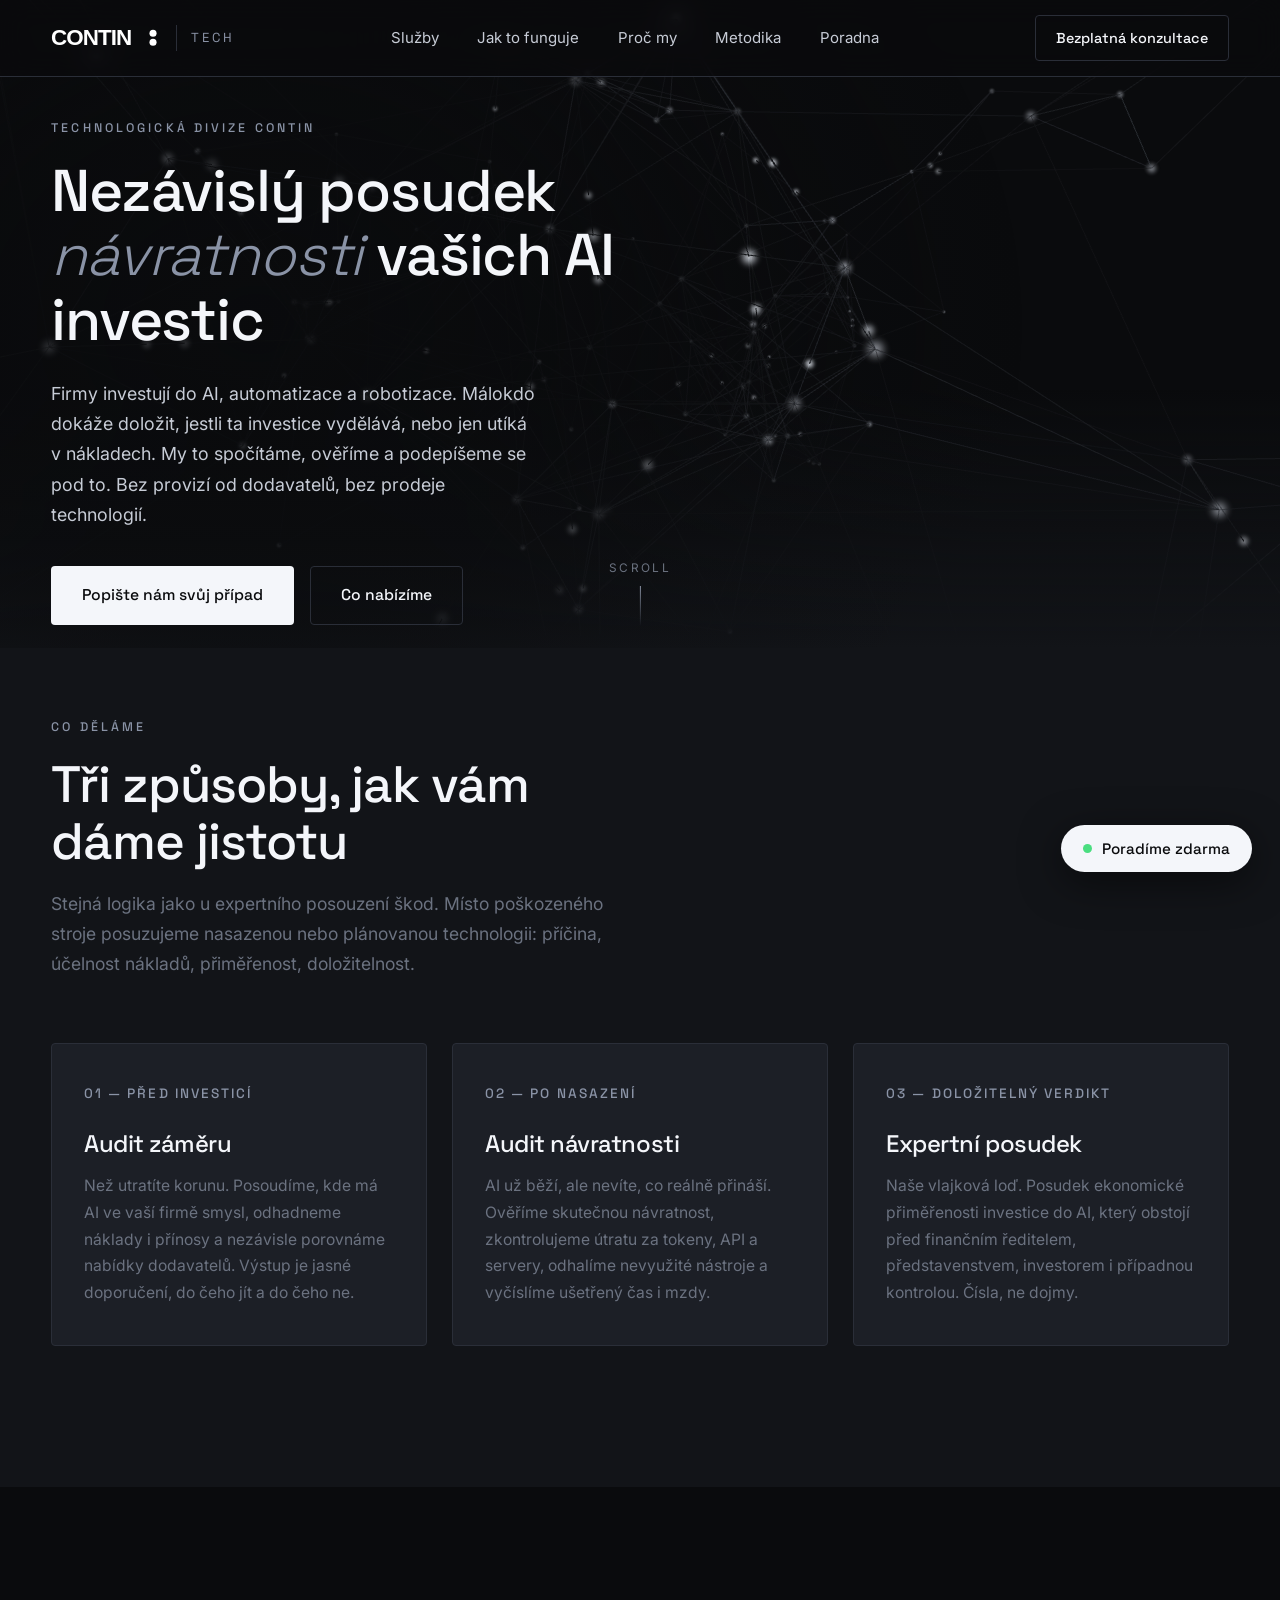
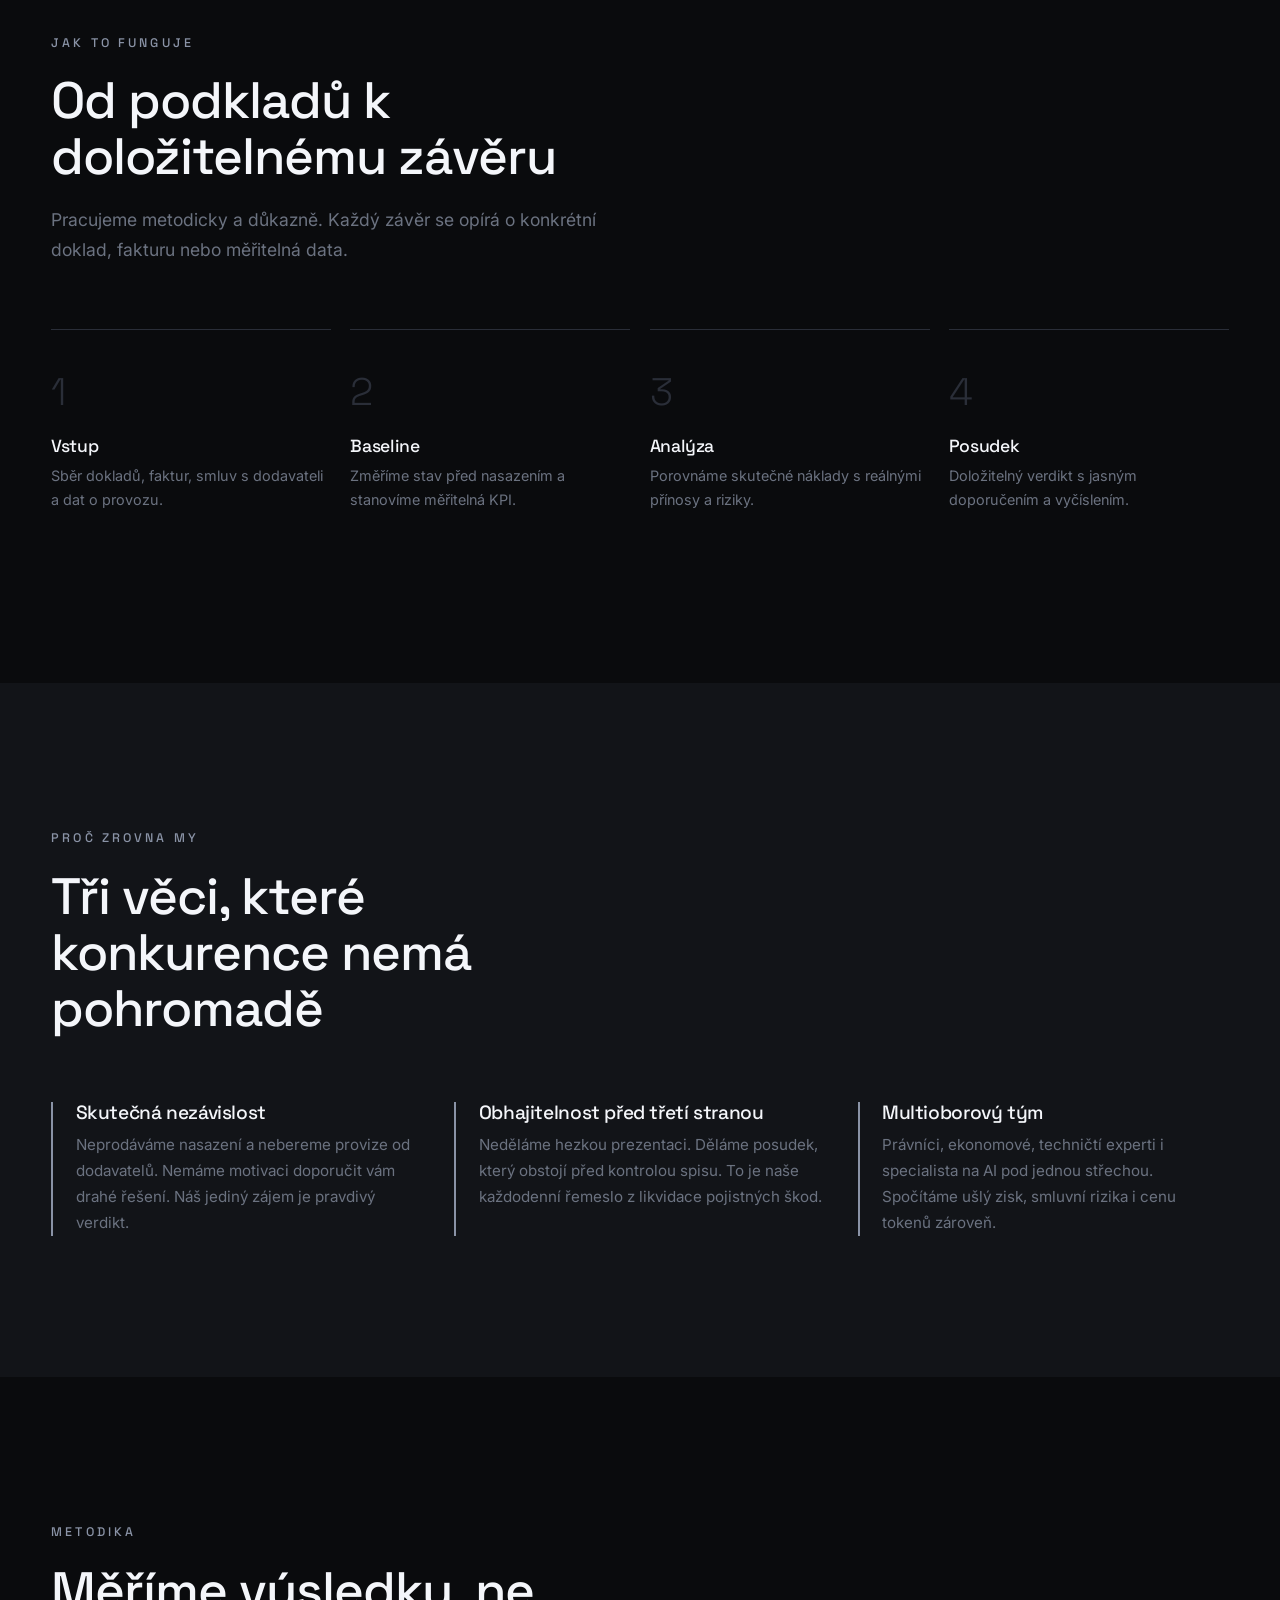
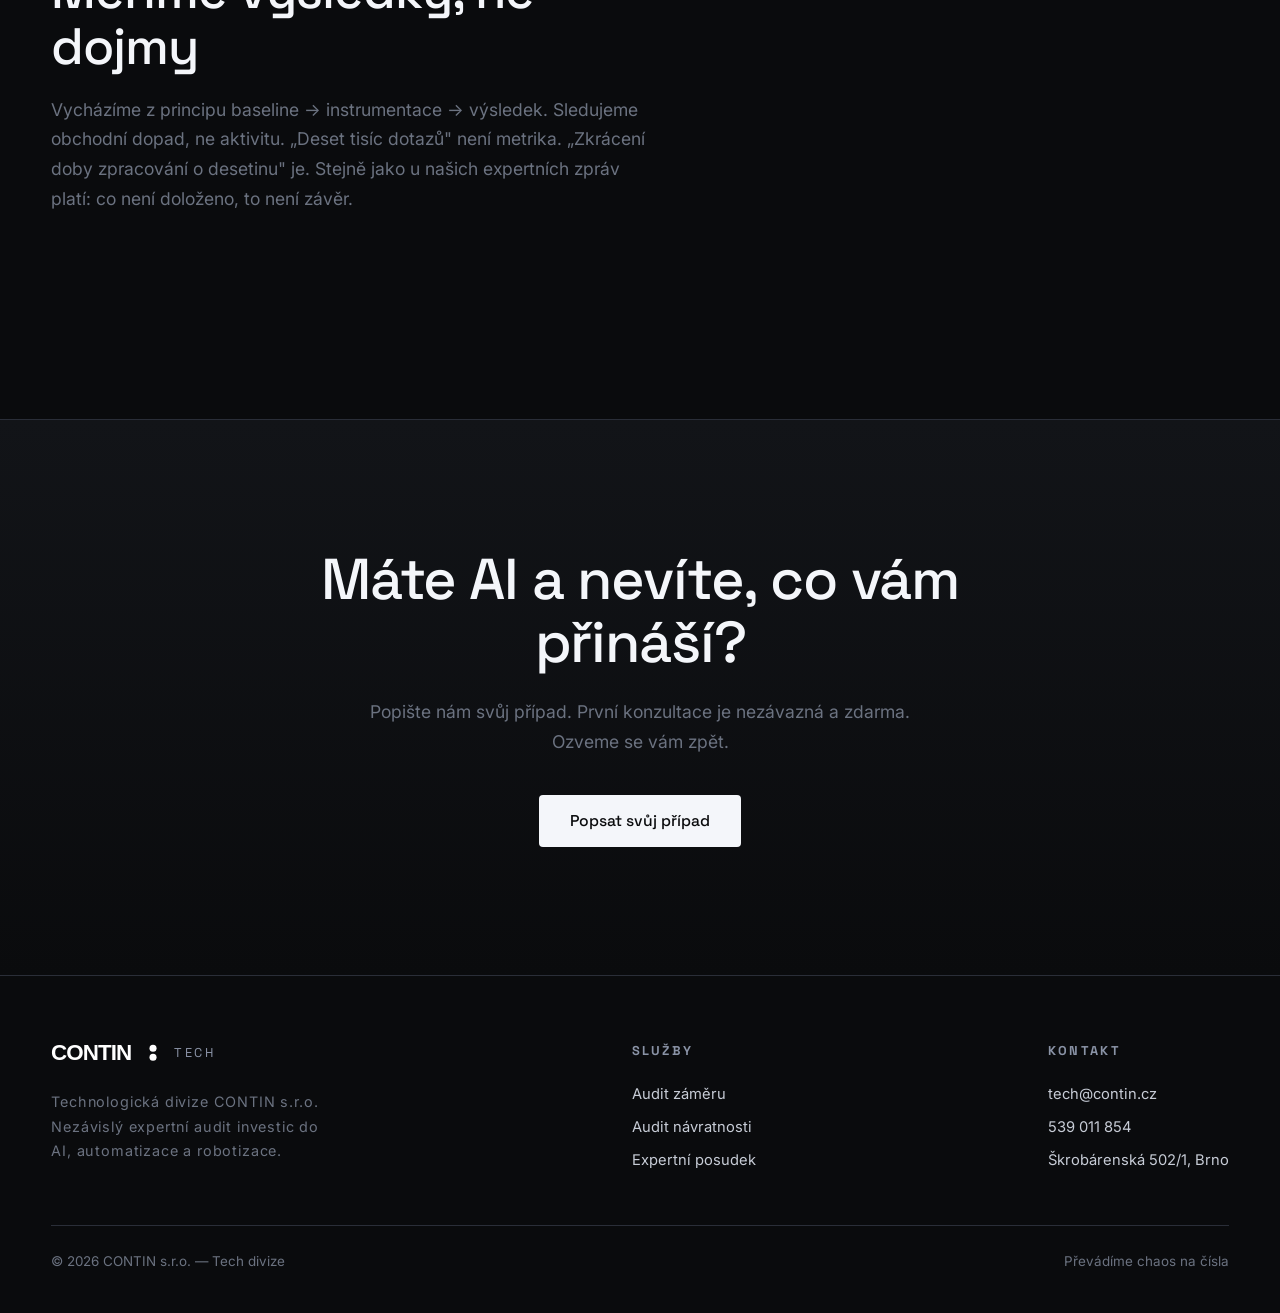
<file: index.html>
<!DOCTYPE html>
<html lang="cs">
<head>
  <meta charset="UTF-8">
  <meta name="viewport" content="width=device-width, initial-scale=1.0">
  <title>CONTIN Tech — Nezávislý expertní audit AI investic</title>
  <meta name="description" content="Nezávislé posouzení návratnosti a přiměřenosti investic do AI, automatizace a robotizace. Doložitelný posudek, který obstojí před vedením, investorem i kontrolou.">

  <!-- Fonty -->
  <link rel="preconnect" href="https://fonts.googleapis.com">
  <link rel="preconnect" href="https://fonts.gstatic.com" crossorigin>
  <link href="https://fonts.googleapis.com/css2?family=Space+Grotesk:wght@300;400;500;700&family=Inter:wght@400;500&display=swap" rel="stylesheet">

  <link rel="stylesheet" href="css/style.css">
</head>
<body>

  <!-- ===================== HLAVIČKA ===================== -->
  <header>
    <nav class="nav">
      <a href="#" class="brand">
        <img src="assets/logo-contin-white.svg" alt="CONTIN" class="brand-logo"><span class="div"></span><span class="sub">Tech</span>
      </a>
      <div class="menu" id="menu">
        <a href="#sluzby">Služby</a>
        <a href="#proces">Jak to funguje</a>
        <a href="#proc-my">Proč my</a>
        <a href="#metodika">Metodika</a>
        <a href="poradna.html">Poradna</a>
      </div>
      <a href="#" class="nav-cta" data-open-help>Bezplatná konzultace</a>
      <button class="burger" id="burger" aria-label="Menu"><span></span><span></span><span></span></button>
    </nav>
  </header>

  <!-- ===================== HERO ===================== -->
  <section class="hero">
    <canvas id="net-canvas"></canvas>
    <div class="hero-content">
      <span class="eyebrow reveal">Technologická divize CONTIN</span>
      <h1 class="reveal">Nezávislý posudek <em>návratnosti</em> vašich AI investic</h1>
      <p class="reveal">Firmy investují do AI, automatizace a robotizace. Málokdo dokáže doložit, jestli ta investice vydělává, nebo jen utíká v nákladech. My to spočítáme, ověříme a podepíšeme se pod to. Bez provizí od dodavatelů, bez prodeje technologií.</p>
      <div class="hero-actions reveal">
        <button class="btn btn-primary" data-open-help>Popište nám svůj případ</button>
        <a href="#sluzby" class="btn btn-ghost">Co nabízíme</a>
      </div>
    </div>
    <div class="scroll-hint"><span>scroll</span><span class="line"></span></div>
  </section>

  <!-- ===================== SLUŽBY / PILÍŘE ===================== -->
  <section class="section-pad carbon" id="sluzby">
    <div class="wrap">
      <div class="section-head reveal">
        <span class="eyebrow">Co děláme</span>
        <h2>Tři způsoby, jak vám dáme jistotu</h2>
        <p>Stejná logika jako u expertního posouzení škod. Místo poškozeného stroje posuzujeme nasazenou nebo plánovanou technologii: příčina, účelnost nákladů, přiměřenost, doložitelnost.</p>
      </div>
      <div class="grid-3">
        <div class="card reveal">
          <div class="num">01 — PŘED INVESTICÍ</div>
          <h3>Audit záměru</h3>
          <p>Než utratíte korunu. Posoudíme, kde má AI ve vaší firmě smysl, odhadneme náklady i přínosy a nezávisle porovnáme nabídky dodavatelů. Výstup je jasné doporučení, do čeho jít a do čeho ne.</p>
        </div>
        <div class="card reveal">
          <div class="num">02 — PO NASAZENÍ</div>
          <h3>Audit návratnosti</h3>
          <p>AI už běží, ale nevíte, co reálně přináší. Ověříme skutečnou návratnost, zkontrolujeme útratu za tokeny, API a servery, odhalíme nevyužité nástroje a vyčíslíme ušetřený čas i mzdy.</p>
        </div>
        <div class="card reveal">
          <div class="num">03 — DOLOŽITELNÝ VERDIKT</div>
          <h3>Expertní posudek</h3>
          <p>Naše vlajková loď. Posudek ekonomické přiměřenosti investice do AI, který obstojí před finančním ředitelem, představenstvem, investorem i případnou kontrolou. Čísla, ne dojmy.</p>
        </div>
      </div>
    </div>
  </section>

  <!-- ===================== PROCES ===================== -->
  <section class="section-pad" id="proces">
    <div class="wrap">
      <div class="section-head reveal">
        <span class="eyebrow">Jak to funguje</span>
        <h2>Od podkladů k doložitelnému závěru</h2>
        <p>Pracujeme metodicky a důkazně. Každý závěr se opírá o konkrétní doklad, fakturu nebo měřitelná data.</p>
      </div>
      <div class="steps">
        <div class="step reveal"><div class="n">1</div><h4>Vstup</h4><p>Sběr dokladů, faktur, smluv s dodavateli a dat o provozu.</p></div>
        <div class="step reveal"><div class="n">2</div><h4>Baseline</h4><p>Změříme stav před nasazením a stanovíme měřitelná KPI.</p></div>
        <div class="step reveal"><div class="n">3</div><h4>Analýza</h4><p>Porovnáme skutečné náklady s reálnými přínosy a riziky.</p></div>
        <div class="step reveal"><div class="n">4</div><h4>Posudek</h4><p>Doložitelný verdikt s jasným doporučením a vyčíslením.</p></div>
      </div>
    </div>
  </section>

  <!-- ===================== PROČ MY ===================== -->
  <section class="section-pad carbon" id="proc-my">
    <div class="wrap">
      <div class="section-head reveal">
        <span class="eyebrow">Proč zrovna my</span>
        <h2>Tři věci, které konkurence nemá pohromadě</h2>
      </div>
      <div class="benefits">
        <div class="benefit reveal">
          <h4>Skutečná nezávislost</h4>
          <p>Neprodáváme nasazení a nebereme provize od dodavatelů. Nemáme motivaci doporučit vám drahé řešení. Náš jediný zájem je pravdivý verdikt.</p>
        </div>
        <div class="benefit reveal">
          <h4>Obhajitelnost před třetí stranou</h4>
          <p>Neděláme hezkou prezentaci. Děláme posudek, který obstojí před kontrolou spisu. To je naše každodenní řemeslo z likvidace pojistných škod.</p>
        </div>
        <div class="benefit reveal">
          <h4>Multioborový tým</h4>
          <p>Právníci, ekonomové, techničtí experti i specialista na AI pod jednou střechou. Spočítáme ušlý zisk, smluvní rizika i cenu tokenů zároveň.</p>
        </div>
      </div>
    </div>
  </section>

  <!-- ===================== METODIKA / CITACE ===================== -->
  <section class="section-pad" id="metodika">
    <div class="wrap">
      <div class="section-head reveal">
        <span class="eyebrow">Metodika</span>
        <h2>Měříme výsledky, ne dojmy</h2>
        <p>Vycházíme z principu baseline → instrumentace → výsledek. Sledujeme obchodní dopad, ne aktivitu. „Deset tisíc dotazů" není metrika. „Zkrácení doby zpracování o desetinu" je. Stejně jako u našich expertních zpráv platí: co není doloženo, to není závěr.</p>
      </div>
    </div>
  </section>

  <!-- ===================== CTA PRUH ===================== -->
  <section class="cta-band" id="kontakt">
    <div class="wrap reveal">
      <h2>Máte AI a nevíte, co vám přináší?</h2>
      <p>Popište nám svůj případ. První konzultace je nezávazná a zdarma. Ozveme se vám zpět.</p>
      <button class="btn btn-primary" data-open-help>Popsat svůj případ</button>
    </div>
  </section>

  <!-- ===================== FOOTER ===================== -->
  <footer>
    <div class="wrap">
      <div class="foot-grid">
        <div>
          <div class="foot-brand"><span class="foot-brand-row"><img src="assets/logo-contin-white.svg" alt="CONTIN" class="foot-logo"><span class="sub">Tech</span></span><p>Technologická divize CONTIN s.r.o. Nezávislý expertní audit investic do AI, automatizace a robotizace.</p></div>
        </div>
        <div class="foot-col">
          <h5>Služby</h5>
          <a href="#sluzby">Audit záměru</a>
          <a href="#sluzby">Audit návratnosti</a>
          <a href="#sluzby">Expertní posudek</a>
        </div>
        <div class="foot-col">
          <h5>Kontakt</h5>
          <a href="mailto:tech@contin.cz">tech@contin.cz</a>
          <a href="tel:+420539011854">539 011 854</a>
          <a href="#">Škrobárenská 502/1, Brno</a>
        </div>
      </div>
      <div class="foot-bottom">
        <span>© 2026 CONTIN s.r.o. — Tech divize</span>
        <span>Převádíme chaos na čísla</span>
      </div>
    </div>
  </footer>

  <!-- ===================== HELP DESK FAB ===================== -->
  <button class="help-fab" data-open-help aria-label="Bezplatná konzultace">
    <span class="dot"></span> Poradíme zdarma
  </button>

  <!-- ===================== HELP DESK MODAL ===================== -->
  <div class="modal-overlay" id="help-modal" role="dialog" aria-modal="true" aria-labelledby="help-title">
    <div class="modal">
      <button class="modal-close" id="help-close" aria-label="Zavřít">&times;</button>
      <div id="form-body">
        <h3 id="help-title">Popište nám svůj případ</h3>
        <p class="lead">Napište nám, co řešíte. Posoudíme to a zdarma se vám ozveme zpět s prvním nezávislým pohledem.</p>
        <form id="help-form">
          <div class="field">
            <label for="hf-name">Jméno a firma</label>
            <input type="text" id="hf-name" name="name" required placeholder="Jan Novák, Firma s.r.o.">
          </div>
          <div class="field">
            <label for="hf-email">E-mail</label>
            <input type="email" id="hf-email" name="email" required placeholder="jan.novak@firma.cz">
          </div>
          <div class="field">
            <label for="hf-topic">Čeho se to týká</label>
            <select id="hf-topic" name="topic">
              <option>Zvažuji investici do AI</option>
              <option>AI už používám, neznám návratnost</option>
              <option>Potřebuji nezávislý posudek</option>
              <option>Něco jiného</option>
            </select>
          </div>
          <div class="field">
            <label for="hf-msg">Váš dotaz nebo popis problému</label>
            <textarea id="hf-msg" name="message" required placeholder="Stručně popište situaci..."></textarea>
          </div>
          <button type="submit" class="btn btn-primary">Odeslat dotaz</button>
          <p class="form-note">Nezávazné a zdarma. Ozveme se obvykle do dvou pracovních dnů.</p>
        </form>
      </div>
      <div class="form-success" id="form-success" style="display:none;">
        <div class="check">&#10003;</div>
        <h3>Děkujeme, máme to</h3>
        <p class="lead">Ozveme se vám zpět na uvedený e-mail.</p>
      </div>
    </div>
  </div>

  <!-- ===================== SKRIPTY ===================== -->
  <!-- Three.js lokálně v projektu (nezávislé na CDN). Lze nahradit CDN odkazem, pokud preferuješ. -->
  <script src="js/three.min.js"></script>
  <script src="js/network.js"></script>
  <script src="js/app.js"></script>
</body>
</html>
</file>
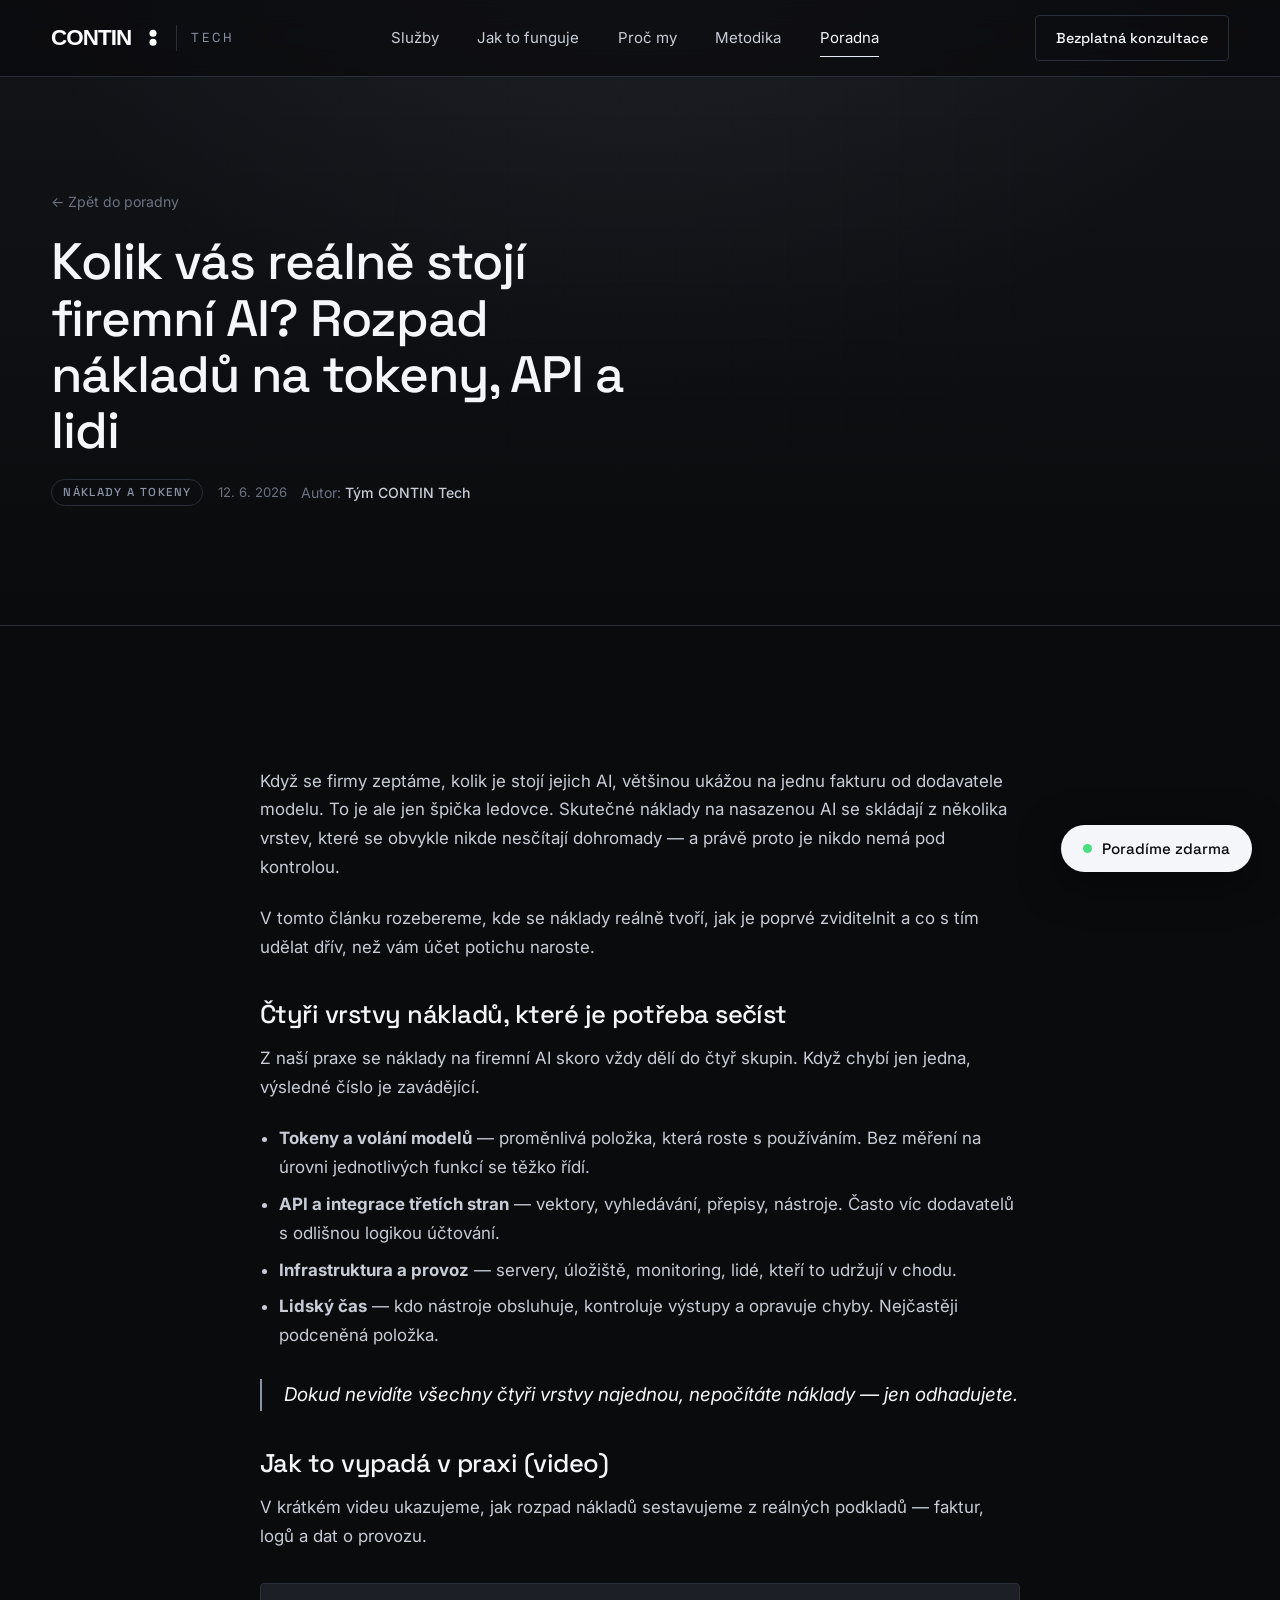
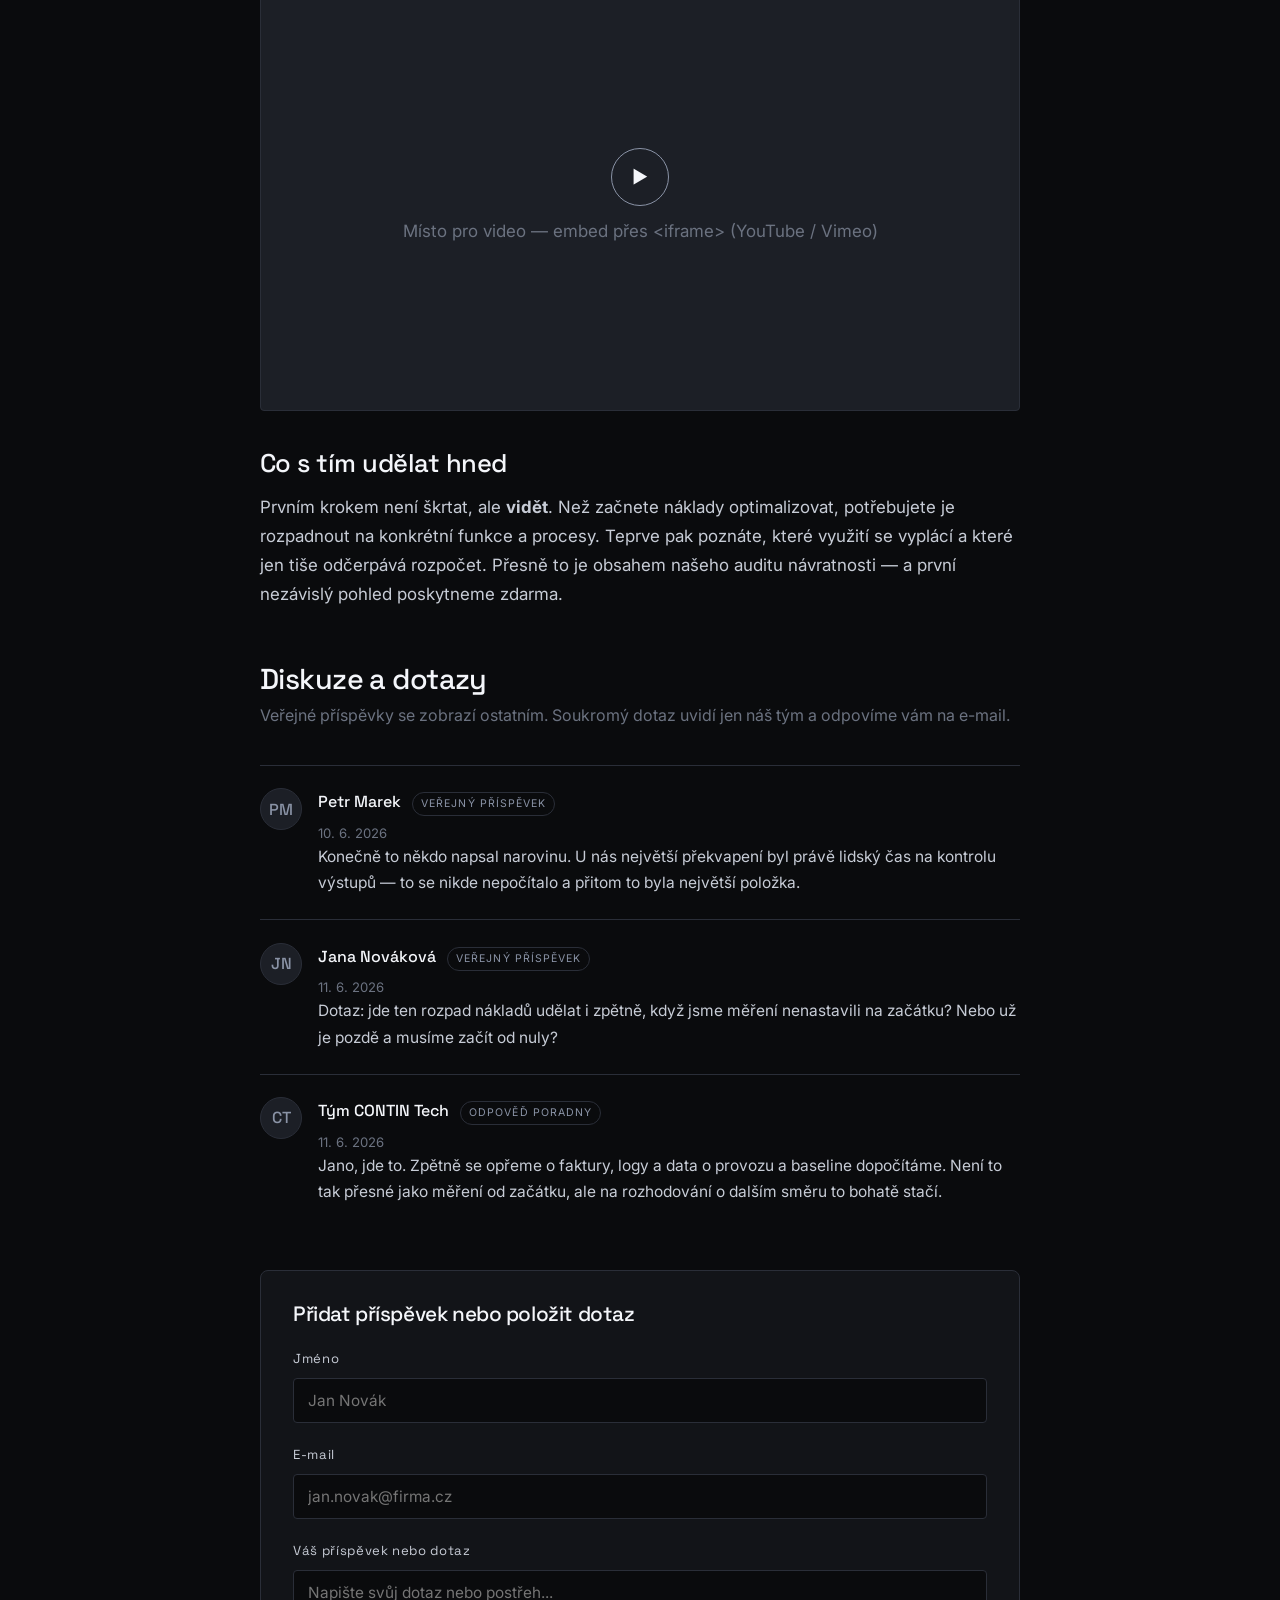
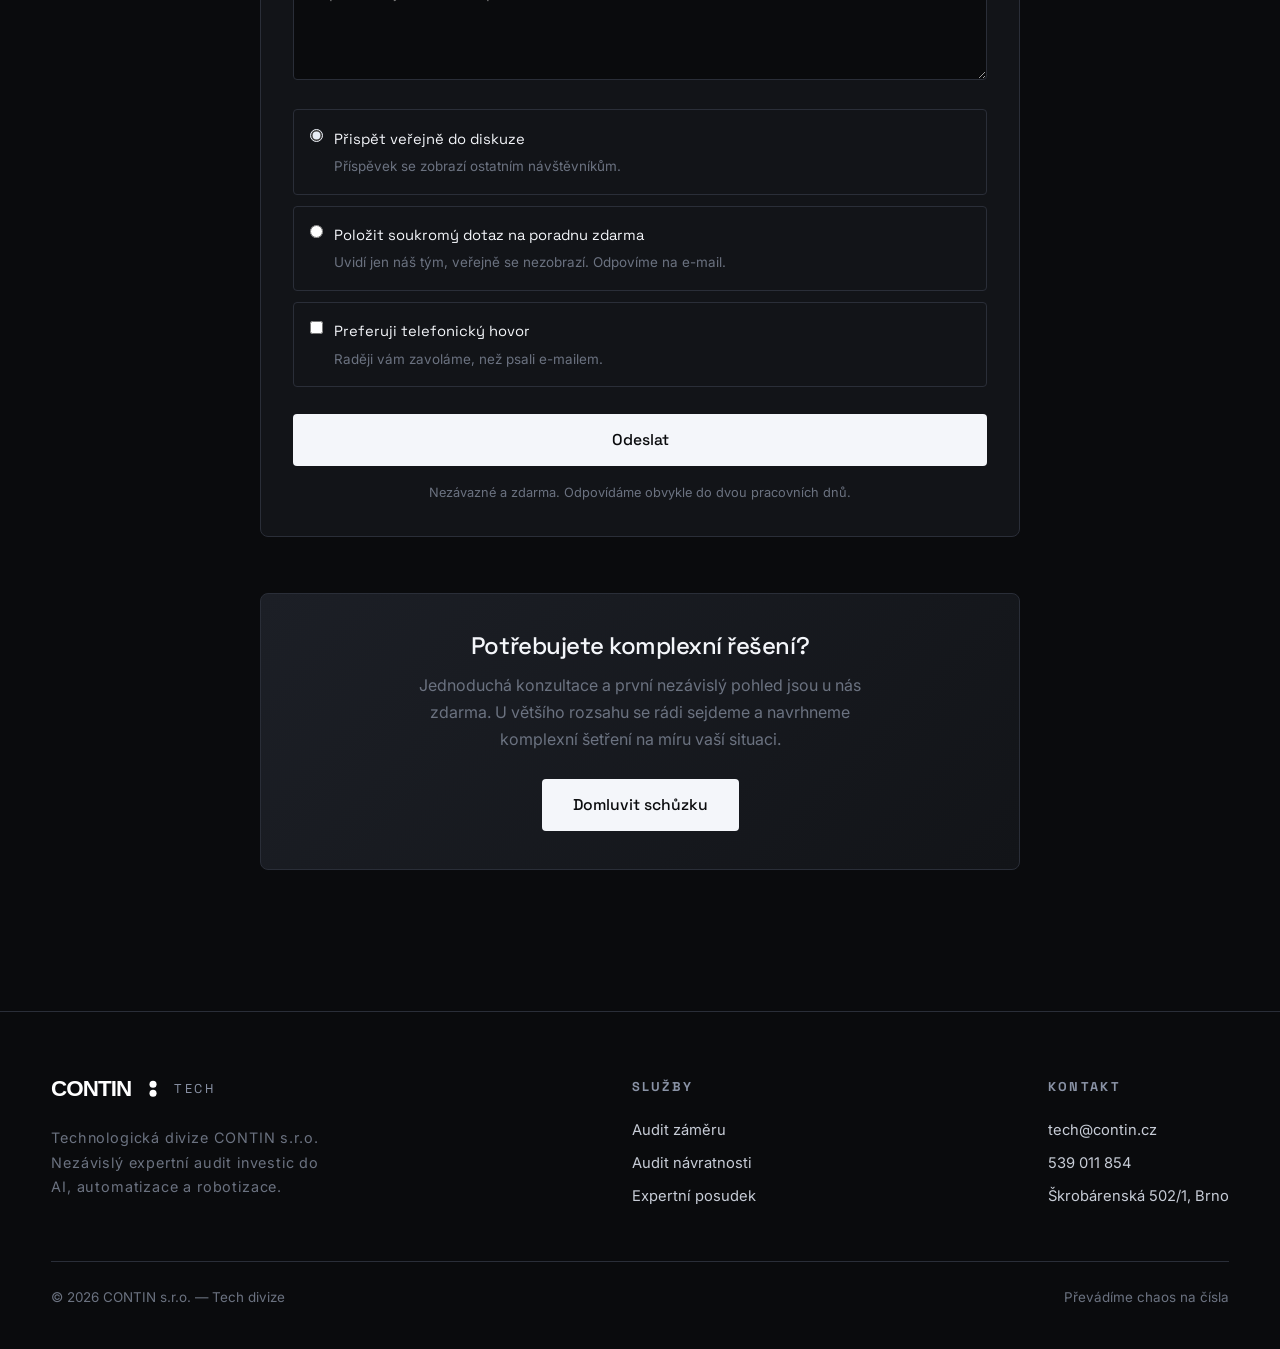
<file: clanek.html>
<!DOCTYPE html>
<html lang="cs">
<head>
  <meta charset="UTF-8">
  <meta name="viewport" content="width=device-width, initial-scale=1.0">
  <title>Kolik vás reálně stojí firemní AI? — Poradna CONTIN Tech</title>
  <meta name="description" content="Rozpad skutečných nákladů na firemní AI: tokeny, API, infrastruktura i lidé. Jak je poprvé zviditelnit a získat nad nimi kontrolu.">

  <!-- Fonty -->
  <link rel="preconnect" href="https://fonts.googleapis.com">
  <link rel="preconnect" href="https://fonts.gstatic.com" crossorigin>
  <link href="https://fonts.googleapis.com/css2?family=Space+Grotesk:wght@300;400;500;700&family=Inter:wght@400;500&display=swap" rel="stylesheet">

  <link rel="stylesheet" href="css/style.css">
</head>
<body>

  <!-- ===================== HLAVIČKA ===================== -->
  <header>
    <nav class="nav">
      <a href="index.html" class="brand">
        <img src="assets/logo-contin-white.svg" alt="CONTIN" class="brand-logo"><span class="div"></span><span class="sub">Tech</span>
      </a>
      <div class="menu" id="menu">
        <a href="index.html#sluzby">Služby</a>
        <a href="index.html#proces">Jak to funguje</a>
        <a href="index.html#proc-my">Proč my</a>
        <a href="index.html#metodika">Metodika</a>
        <a href="poradna.html" class="active">Poradna</a>
      </div>
      <a href="#" class="nav-cta" data-open-help>Bezplatná konzultace</a>
      <button class="burger" id="burger" aria-label="Menu"><span></span><span></span><span></span></button>
    </nav>
  </header>

  <!-- ===================== DETAIL ČLÁNKU ===================== -->
  <section class="page-hero">
    <div class="wrap">
      <div class="article-head">
        <a href="poradna.html" class="byline">← Zpět do poradny</a>
        <h1>Kolik vás reálně stojí firemní AI? Rozpad nákladů na tokeny, API a lidi</h1>
        <div class="meta">
          <span class="tag">Náklady a tokeny</span>
          <span class="date">12. 6. 2026</span>
          <span class="byline">Autor: <strong>Tým CONTIN Tech</strong></span>
        </div>
      </div>
    </div>
  </section>

  <section class="section-pad">
    <div class="wrap">
      <article class="article">
        <div class="article-body reveal">
          <p>Když se firmy zeptáme, kolik je stojí jejich AI, většinou ukážou na jednu fakturu od dodavatele modelu. To je ale jen špička ledovce. Skutečné náklady na nasazenou AI se skládají z několika vrstev, které se obvykle nikde nesčítají dohromady — a právě proto je nikdo nemá pod kontrolou.</p>

          <p>V tomto článku rozebereme, kde se náklady reálně tvoří, jak je poprvé zviditelnit a co s tím udělat dřív, než vám účet potichu naroste.</p>

          <h2>Čtyři vrstvy nákladů, které je potřeba sečíst</h2>

          <p>Z naší praxe se náklady na firemní AI skoro vždy dělí do čtyř skupin. Když chybí jen jedna, výsledné číslo je zavádějící.</p>

          <ul>
            <li><strong>Tokeny a volání modelů</strong> — proměnlivá položka, která roste s používáním. Bez měření na úrovni jednotlivých funkcí se těžko řídí.</li>
            <li><strong>API a integrace třetích stran</strong> — vektory, vyhledávání, přepisy, nástroje. Často víc dodavatelů s odlišnou logikou účtování.</li>
            <li><strong>Infrastruktura a provoz</strong> — servery, úložiště, monitoring, lidé, kteří to udržují v chodu.</li>
            <li><strong>Lidský čas</strong> — kdo nástroje obsluhuje, kontroluje výstupy a opravuje chyby. Nejčastěji podceněná položka.</li>
          </ul>

          <blockquote>Dokud nevidíte všechny čtyři vrstvy najednou, nepočítáte náklady — jen odhadujete.</blockquote>

          <h2>Jak to vypadá v praxi (video)</h2>

          <p>V krátkém videu ukazujeme, jak rozpad nákladů sestavujeme z reálných podkladů — faktur, logů a dat o provozu.</p>

          <!-- TODO: nahradit src reálným embedem (YouTube / Vimeo) -->
          <div class="video-embed">
            <iframe src="about:blank" title="Rozpad nákladů na firemní AI — ukázka" loading="lazy"></iframe>
            <div class="video-ph">
              <span class="play">▶</span>
              <span>Místo pro video — embed přes &lt;iframe&gt; (YouTube / Vimeo)</span>
            </div>
          </div>

          <h2>Co s tím udělat hned</h2>

          <p>Prvním krokem není škrtat, ale <strong>vidět</strong>. Než začnete náklady optimalizovat, potřebujete je rozpadnout na konkrétní funkce a procesy. Teprve pak poznáte, které využití se vyplácí a které jen tiše odčerpává rozpočet. Přesně to je obsahem našeho auditu návratnosti — a první nezávislý pohled poskytneme zdarma.</p>
        </div>

        <!-- ===================== DISKUZE ===================== -->
        <section class="discussion">
          <h2>Diskuze a dotazy</h2>
          <p class="sub">Veřejné příspěvky se zobrazí ostatním. Soukromý dotaz uvidí jen náš tým a odpovíme vám na e-mail.</p>

          <!-- Ukázkové příspěvky (napevno) -->
          <div class="comment">
            <div class="comment-av">PM</div>
            <div class="comment-main">
              <div class="comment-head">
                <span class="name">Petr Marek</span>
                <span class="badge">Veřejný příspěvek</span>
              </div>
              <span class="date">10. 6. 2026</span>
              <p>Konečně to někdo napsal narovinu. U nás největší překvapení byl právě lidský čas na kontrolu výstupů — to se nikde nepočítalo a přitom to byla největší položka.</p>
            </div>
          </div>

          <div class="comment">
            <div class="comment-av">JN</div>
            <div class="comment-main">
              <div class="comment-head">
                <span class="name">Jana Nováková</span>
                <span class="badge">Veřejný příspěvek</span>
              </div>
              <span class="date">11. 6. 2026</span>
              <p>Dotaz: jde ten rozpad nákladů udělat i zpětně, když jsme měření nenastavili na začátku? Nebo už je pozdě a musíme začít od nuly?</p>
            </div>
          </div>

          <div class="comment">
            <div class="comment-av">CT</div>
            <div class="comment-main">
              <div class="comment-head">
                <span class="name">Tým CONTIN Tech</span>
                <span class="badge">Odpověď poradny</span>
              </div>
              <span class="date">11. 6. 2026</span>
              <p>Jano, jde to. Zpětně se opřeme o faktury, logy a data o provozu a baseline dopočítáme. Není to tak přesné jako měření od začátku, ale na rozhodování o dalším směru to bohatě stačí.</p>
            </div>
          </div>

          <!-- Formulář nového příspěvku / dotazu -->
          <form class="reply-form" id="reply-form">
            <h3>Přidat příspěvek nebo položit dotaz</h3>
            <div id="reply-body">
              <div class="field">
                <label for="rf-name">Jméno</label>
                <input type="text" id="rf-name" name="name" required placeholder="Jan Novák">
              </div>
              <div class="field">
                <label for="rf-email">E-mail</label>
                <input type="email" id="rf-email" name="email" required placeholder="jan.novak@firma.cz">
              </div>
              <div class="field">
                <label for="rf-msg">Váš příspěvek nebo dotaz</label>
                <textarea id="rf-msg" name="message" required placeholder="Napište svůj dotaz nebo postřeh..."></textarea>
              </div>

              <div class="choices">
                <label class="choice">
                  <input type="radio" name="visibility" value="public" checked>
                  <span>
                    <span class="c-label">Přispět veřejně do diskuze</span><br>
                    <span class="c-desc">Příspěvek se zobrazí ostatním návštěvníkům.</span>
                  </span>
                </label>
                <label class="choice">
                  <input type="radio" name="visibility" value="private">
                  <span>
                    <span class="c-label">Položit soukromý dotaz na poradnu zdarma</span><br>
                    <span class="c-desc">Uvidí jen náš tým, veřejně se nezobrazí. Odpovíme na e-mail.</span>
                  </span>
                </label>
                <label class="choice">
                  <input type="checkbox" id="rf-call" name="call">
                  <span>
                    <span class="c-label">Preferuji telefonický hovor</span><br>
                    <span class="c-desc">Raději vám zavoláme, než psali e-mailem.</span>
                  </span>
                </label>
              </div>

              <div class="field" id="phone-field">
                <label for="rf-phone">Telefon</label>
                <input type="tel" id="rf-phone" name="phone" placeholder="+420 …">
              </div>

              <button type="submit" class="btn btn-primary">Odeslat</button>
              <p class="form-note">Nezávazné a zdarma. Odpovídáme obvykle do dvou pracovních dnů.</p>
            </div>

            <div class="form-success" id="reply-success" style="display:none;">
              <div class="check">&#10003;</div>
              <h3>Děkujeme, máme to</h3>
              <p class="lead">Váš příspěvek jsme zaznamenali. Pokud jste položili dotaz, ozveme se vám zpět.</p>
              <button type="button" class="btn btn-ghost" id="reply-again">Napsat další</button>
            </div>
          </form>
        </section>

        <!-- ===================== CTA: komplexní řešení ===================== -->
        <div class="cta-inline reveal">
          <h3>Potřebujete komplexní řešení?</h3>
          <p>Jednoduchá konzultace a první nezávislý pohled jsou u nás zdarma. U většího rozsahu se rádi sejdeme a navrhneme komplexní šetření na míru vaší situaci.</p>
          <button class="btn btn-primary" data-open-help>Domluvit schůzku</button>
        </div>
      </article>
    </div>
  </section>

  <!-- ===================== FOOTER ===================== -->
  <footer>
    <div class="wrap">
      <div class="foot-grid">
        <div>
          <div class="foot-brand"><span class="foot-brand-row"><img src="assets/logo-contin-white.svg" alt="CONTIN" class="foot-logo"><span class="sub">Tech</span></span><p>Technologická divize CONTIN s.r.o. Nezávislý expertní audit investic do AI, automatizace a robotizace.</p></div>
        </div>
        <div class="foot-col">
          <h5>Služby</h5>
          <a href="index.html#sluzby">Audit záměru</a>
          <a href="index.html#sluzby">Audit návratnosti</a>
          <a href="index.html#sluzby">Expertní posudek</a>
        </div>
        <div class="foot-col">
          <h5>Kontakt</h5>
          <a href="mailto:tech@contin.cz">tech@contin.cz</a>
          <a href="tel:+420539011854">539 011 854</a>
          <a href="#">Škrobárenská 502/1, Brno</a>
        </div>
      </div>
      <div class="foot-bottom">
        <span>© 2026 CONTIN s.r.o. — Tech divize</span>
        <span>Převádíme chaos na čísla</span>
      </div>
    </div>
  </footer>

  <!-- ===================== HELP DESK FAB + MODAL ===================== -->
  <button class="help-fab" data-open-help aria-label="Bezplatná konzultace">
    <span class="dot"></span> Poradíme zdarma
  </button>

  <div class="modal-overlay" id="help-modal" role="dialog" aria-modal="true" aria-labelledby="help-title">
    <div class="modal">
      <button class="modal-close" id="help-close" aria-label="Zavřít">&times;</button>
      <div id="form-body">
        <h3 id="help-title">Popište nám svůj případ</h3>
        <p class="lead">Napište nám, co řešíte. Posoudíme to a zdarma se vám ozveme zpět s prvním nezávislým pohledem.</p>
        <form id="help-form">
          <div class="field">
            <label for="hf-name">Jméno a firma</label>
            <input type="text" id="hf-name" name="name" required placeholder="Jan Novák, Firma s.r.o.">
          </div>
          <div class="field">
            <label for="hf-email">E-mail</label>
            <input type="email" id="hf-email" name="email" required placeholder="jan.novak@firma.cz">
          </div>
          <div class="field">
            <label for="hf-topic">Čeho se to týká</label>
            <select id="hf-topic" name="topic">
              <option>Zvažuji investici do AI</option>
              <option>AI už používám, neznám návratnost</option>
              <option>Potřebuji nezávislý posudek</option>
              <option>Něco jiného</option>
            </select>
          </div>
          <div class="field">
            <label for="hf-msg">Váš dotaz nebo popis problému</label>
            <textarea id="hf-msg" name="message" required placeholder="Stručně popište situaci..."></textarea>
          </div>
          <button type="submit" class="btn btn-primary">Odeslat dotaz</button>
          <p class="form-note">Nezávazné a zdarma. Ozveme se obvykle do dvou pracovních dnů.</p>
        </form>
      </div>
      <div class="form-success" id="form-success" style="display:none;">
        <div class="check">&#10003;</div>
        <h3>Děkujeme, máme to</h3>
        <p class="lead">Ozveme se vám zpět na uvedený e-mail.</p>
      </div>
    </div>
  </div>

  <!-- ===================== SKRIPTY ===================== -->
  <script src="js/app.js"></script>
  <script src="js/poradna.js"></script>
</body>
</html>
</file>
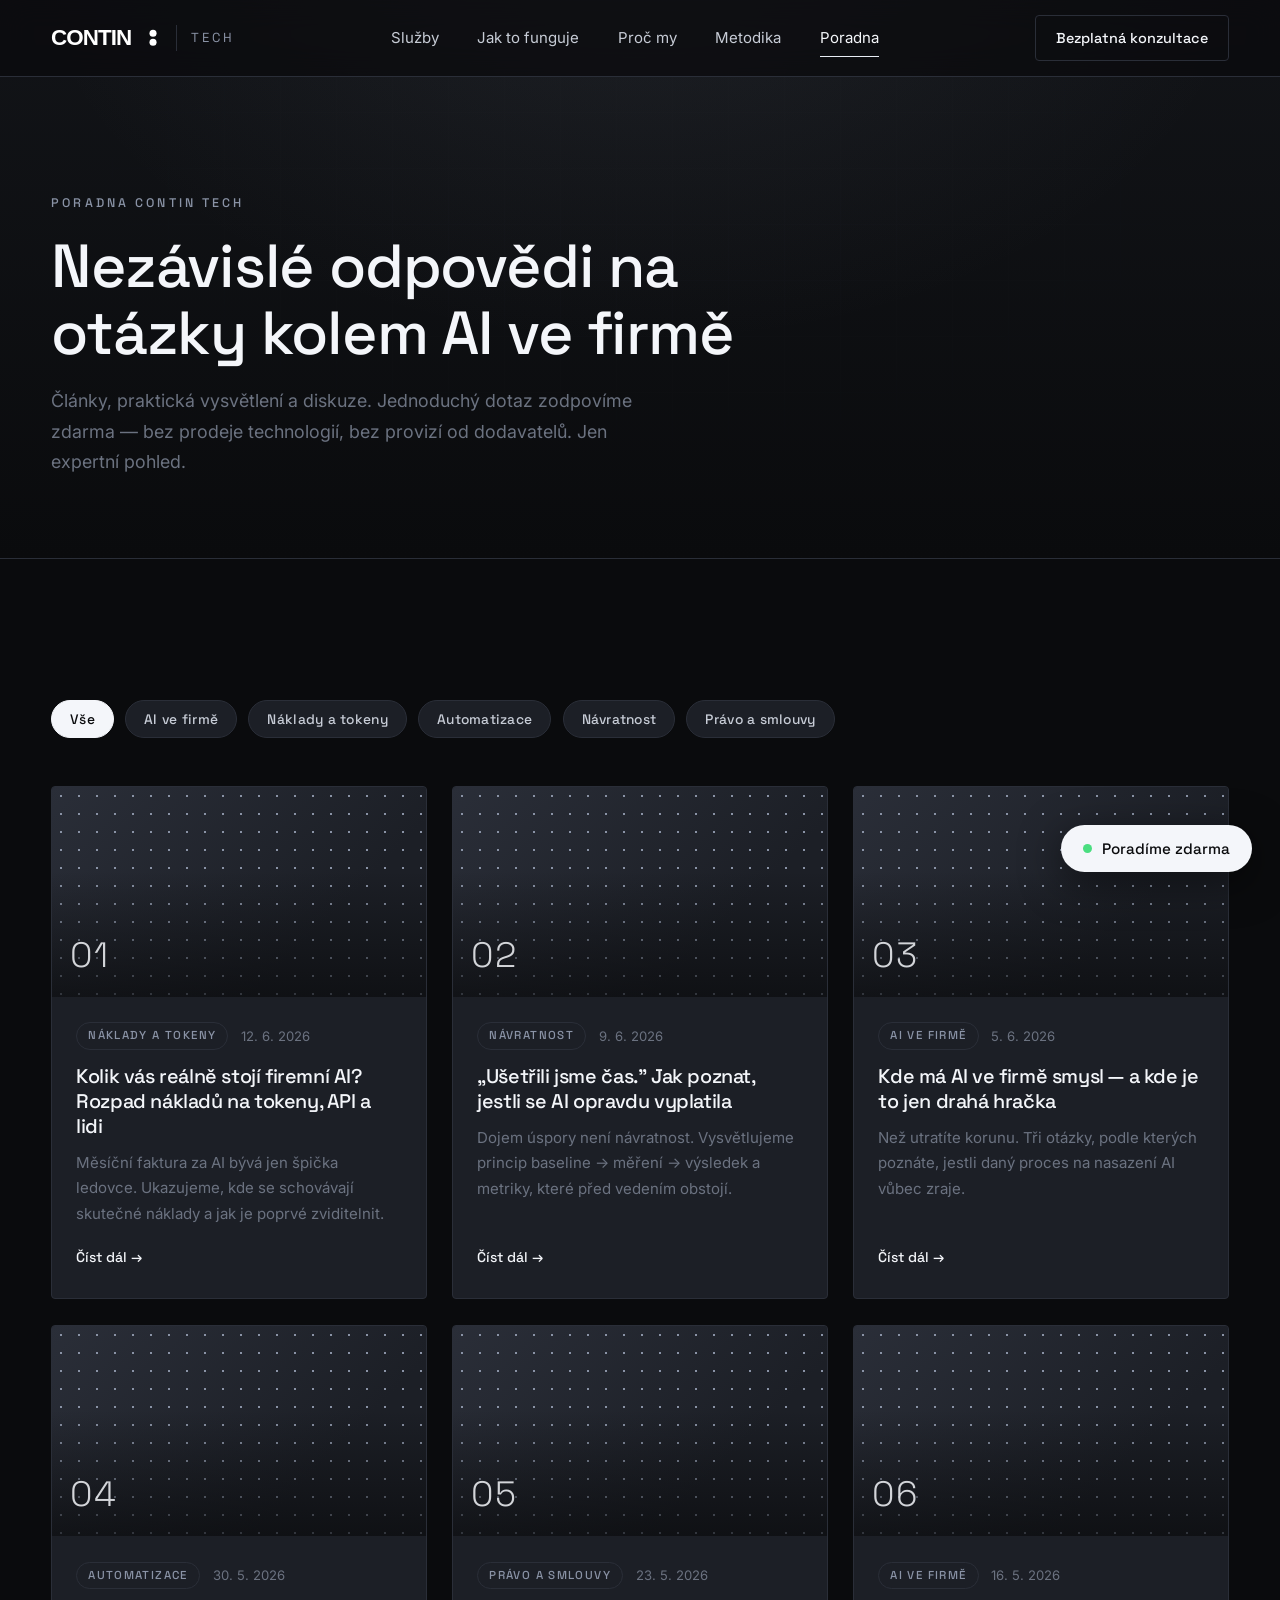
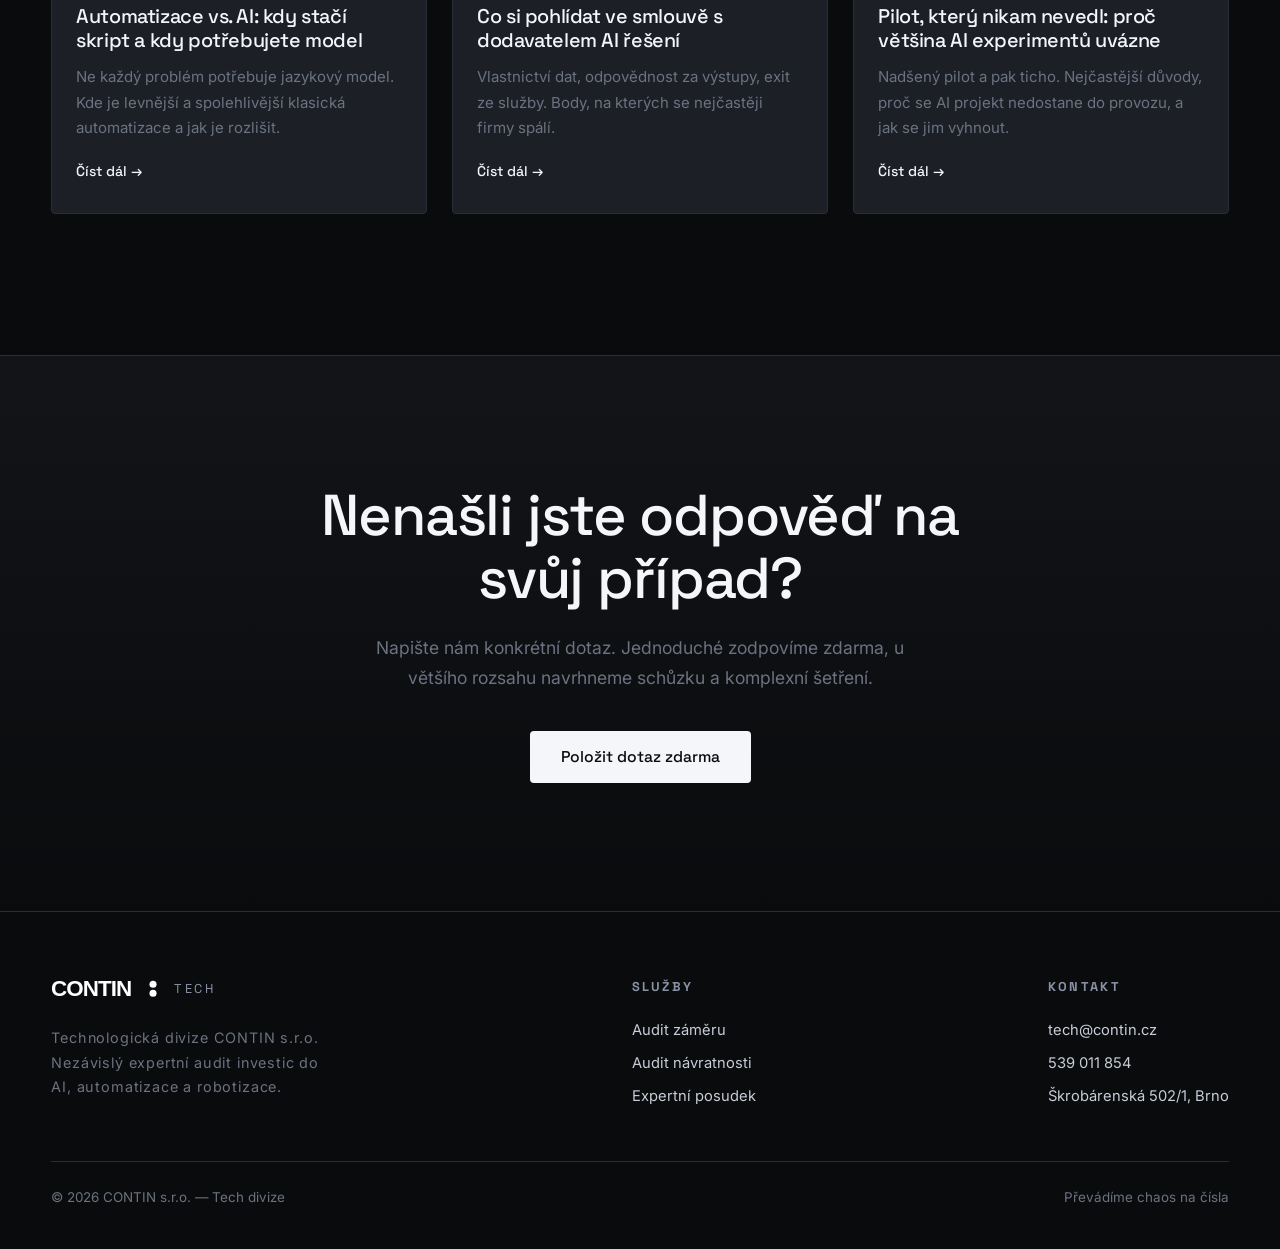
<file: poradna.html>
<!DOCTYPE html>
<html lang="cs">
<head>
  <meta charset="UTF-8">
  <meta name="viewport" content="width=device-width, initial-scale=1.0">
  <title>Poradna — CONTIN Tech</title>
  <meta name="description" content="Poradna CONTIN Tech: články, diskuze a dotazy zdarma k AI ve firmě, nákladům, automatizaci, návratnosti i právu. Nezávislý expertní pohled.">

  <!-- Fonty -->
  <link rel="preconnect" href="https://fonts.googleapis.com">
  <link rel="preconnect" href="https://fonts.gstatic.com" crossorigin>
  <link href="https://fonts.googleapis.com/css2?family=Space+Grotesk:wght@300;400;500;700&family=Inter:wght@400;500&display=swap" rel="stylesheet">

  <link rel="stylesheet" href="css/style.css">
</head>
<body>

  <!-- ===================== HLAVIČKA ===================== -->
  <header>
    <nav class="nav">
      <a href="index.html" class="brand">
        <img src="assets/logo-contin-white.svg" alt="CONTIN" class="brand-logo"><span class="div"></span><span class="sub">Tech</span>
      </a>
      <div class="menu" id="menu">
        <a href="index.html#sluzby">Služby</a>
        <a href="index.html#proces">Jak to funguje</a>
        <a href="index.html#proc-my">Proč my</a>
        <a href="index.html#metodika">Metodika</a>
        <a href="poradna.html" class="active">Poradna</a>
      </div>
      <a href="#" class="nav-cta" data-open-help>Bezplatná konzultace</a>
      <button class="burger" id="burger" aria-label="Menu"><span></span><span></span><span></span></button>
    </nav>
  </header>

  <!-- ===================== HERO PRUH ===================== -->
  <section class="page-hero">
    <div class="wrap">
      <span class="eyebrow reveal">Poradna CONTIN Tech</span>
      <h1 class="reveal">Nezávislé odpovědi na otázky kolem AI ve firmě</h1>
      <p class="reveal">Články, praktická vysvětlení a diskuze. Jednoduchý dotaz zodpovíme zdarma — bez prodeje technologií, bez provizí od dodavatelů. Jen expertní pohled.</p>
    </div>
  </section>

  <!-- ===================== FILTRY + MŘÍŽKA ===================== -->
  <section class="section-pad">
    <div class="wrap">

      <!-- Filtry témat (přepínatelné štítky) -->
      <div class="filters reveal" id="filters">
        <button class="chip active" data-filter="all">Vše</button>
        <button class="chip" data-filter="ai">AI ve firmě</button>
        <button class="chip" data-filter="naklady">Náklady a tokeny</button>
        <button class="chip" data-filter="automatizace">Automatizace</button>
        <button class="chip" data-filter="navratnost">Návratnost</button>
        <button class="chip" data-filter="pravo">Právo a smlouvy</button>
      </div>

      <p class="empty-note" id="empty-note">K tomuto tématu zatím nemáme žádný článek. Zkuste jiné téma, nebo nám napište dotaz.</p>

      <!-- Mřížka článků (ukázková data napevno) -->
      <div class="article-grid" id="article-grid">

        <a class="article-card reveal" href="clanek.html" data-topic="naklady">
          <div class="thumb"><span class="thumb-num">01</span></div>
          <div class="body">
            <div class="meta"><span class="tag">Náklady a tokeny</span><span class="date">12. 6. 2026</span></div>
            <h3>Kolik vás reálně stojí firemní AI? Rozpad nákladů na tokeny, API a lidi</h3>
            <p>Měsíční faktura za AI bývá jen špička ledovce. Ukazujeme, kde se schovávají skutečné náklady a jak je poprvé zviditelnit.</p>
            <span class="read">Číst dál →</span>
          </div>
        </a>

        <a class="article-card reveal" href="clanek.html" data-topic="navratnost">
          <div class="thumb"><span class="thumb-num">02</span></div>
          <div class="body">
            <div class="meta"><span class="tag">Návratnost</span><span class="date">9. 6. 2026</span></div>
            <h3>„Ušetřili jsme čas." Jak poznat, jestli se AI opravdu vyplatila</h3>
            <p>Dojem úspory není návratnost. Vysvětlujeme princip baseline → měření → výsledek a metriky, které před vedením obstojí.</p>
            <span class="read">Číst dál →</span>
          </div>
        </a>

        <a class="article-card reveal" href="clanek.html" data-topic="ai">
          <div class="thumb"><span class="thumb-num">03</span></div>
          <div class="body">
            <div class="meta"><span class="tag">AI ve firmě</span><span class="date">5. 6. 2026</span></div>
            <h3>Kde má AI ve firmě smysl — a kde je to jen drahá hračka</h3>
            <p>Než utratíte korunu. Tři otázky, podle kterých poznáte, jestli daný proces na nasazení AI vůbec zraje.</p>
            <span class="read">Číst dál →</span>
          </div>
        </a>

        <a class="article-card reveal" href="clanek.html" data-topic="automatizace">
          <div class="thumb"><span class="thumb-num">04</span></div>
          <div class="body">
            <div class="meta"><span class="tag">Automatizace</span><span class="date">30. 5. 2026</span></div>
            <h3>Automatizace vs. AI: kdy stačí skript a kdy potřebujete model</h3>
            <p>Ne každý problém potřebuje jazykový model. Kde je levnější a spolehlivější klasická automatizace a jak je rozlišit.</p>
            <span class="read">Číst dál →</span>
          </div>
        </a>

        <a class="article-card reveal" href="clanek.html" data-topic="pravo">
          <div class="thumb"><span class="thumb-num">05</span></div>
          <div class="body">
            <div class="meta"><span class="tag">Právo a smlouvy</span><span class="date">23. 5. 2026</span></div>
            <h3>Co si pohlídat ve smlouvě s dodavatelem AI řešení</h3>
            <p>Vlastnictví dat, odpovědnost za výstupy, exit ze služby. Body, na kterých se nejčastěji firmy spálí.</p>
            <span class="read">Číst dál →</span>
          </div>
        </a>

        <a class="article-card reveal" href="clanek.html" data-topic="ai">
          <div class="thumb"><span class="thumb-num">06</span></div>
          <div class="body">
            <div class="meta"><span class="tag">AI ve firmě</span><span class="date">16. 5. 2026</span></div>
            <h3>Pilot, který nikam nevedl: proč většina AI experimentů uvázne</h3>
            <p>Nadšený pilot a pak ticho. Nejčastější důvody, proč se AI projekt nedostane do provozu, a jak se jim vyhnout.</p>
            <span class="read">Číst dál →</span>
          </div>
        </a>

      </div>
    </div>
  </section>

  <!-- ===================== CTA PRUH ===================== -->
  <section class="cta-band">
    <div class="wrap reveal">
      <h2>Nenašli jste odpověď na svůj případ?</h2>
      <p>Napište nám konkrétní dotaz. Jednoduché zodpovíme zdarma, u většího rozsahu navrhneme schůzku a komplexní šetření.</p>
      <button class="btn btn-primary" data-open-help>Položit dotaz zdarma</button>
    </div>
  </section>

  <!-- ===================== FOOTER ===================== -->
  <footer>
    <div class="wrap">
      <div class="foot-grid">
        <div>
          <div class="foot-brand"><span class="foot-brand-row"><img src="assets/logo-contin-white.svg" alt="CONTIN" class="foot-logo"><span class="sub">Tech</span></span><p>Technologická divize CONTIN s.r.o. Nezávislý expertní audit investic do AI, automatizace a robotizace.</p></div>
        </div>
        <div class="foot-col">
          <h5>Služby</h5>
          <a href="index.html#sluzby">Audit záměru</a>
          <a href="index.html#sluzby">Audit návratnosti</a>
          <a href="index.html#sluzby">Expertní posudek</a>
        </div>
        <div class="foot-col">
          <h5>Kontakt</h5>
          <a href="mailto:tech@contin.cz">tech@contin.cz</a>
          <a href="tel:+420539011854">539 011 854</a>
          <a href="#">Škrobárenská 502/1, Brno</a>
        </div>
      </div>
      <div class="foot-bottom">
        <span>© 2026 CONTIN s.r.o. — Tech divize</span>
        <span>Převádíme chaos na čísla</span>
      </div>
    </div>
  </footer>

  <!-- ===================== HELP DESK FAB + MODAL ===================== -->
  <button class="help-fab" data-open-help aria-label="Bezplatná konzultace">
    <span class="dot"></span> Poradíme zdarma
  </button>

  <div class="modal-overlay" id="help-modal" role="dialog" aria-modal="true" aria-labelledby="help-title">
    <div class="modal">
      <button class="modal-close" id="help-close" aria-label="Zavřít">&times;</button>
      <div id="form-body">
        <h3 id="help-title">Popište nám svůj případ</h3>
        <p class="lead">Napište nám, co řešíte. Posoudíme to a zdarma se vám ozveme zpět s prvním nezávislým pohledem.</p>
        <form id="help-form">
          <div class="field">
            <label for="hf-name">Jméno a firma</label>
            <input type="text" id="hf-name" name="name" required placeholder="Jan Novák, Firma s.r.o.">
          </div>
          <div class="field">
            <label for="hf-email">E-mail</label>
            <input type="email" id="hf-email" name="email" required placeholder="jan.novak@firma.cz">
          </div>
          <div class="field">
            <label for="hf-topic">Čeho se to týká</label>
            <select id="hf-topic" name="topic">
              <option>Zvažuji investici do AI</option>
              <option>AI už používám, neznám návratnost</option>
              <option>Potřebuji nezávislý posudek</option>
              <option>Něco jiného</option>
            </select>
          </div>
          <div class="field">
            <label for="hf-msg">Váš dotaz nebo popis problému</label>
            <textarea id="hf-msg" name="message" required placeholder="Stručně popište situaci..."></textarea>
          </div>
          <button type="submit" class="btn btn-primary">Odeslat dotaz</button>
          <p class="form-note">Nezávazné a zdarma. Ozveme se obvykle do dvou pracovních dnů.</p>
        </form>
      </div>
      <div class="form-success" id="form-success" style="display:none;">
        <div class="check">&#10003;</div>
        <h3>Děkujeme, máme to</h3>
        <p class="lead">Ozveme se vám zpět na uvedený e-mail.</p>
      </div>
    </div>
  </div>

  <!-- ===================== SKRIPTY ===================== -->
  <script src="js/app.js"></script>
  <script src="js/poradna.js"></script>
</body>
</html>
</file>
<file: css/style.css>
/* ============================================================
   CONTIN TECH — stylesheet
   Paleta: uhlově černá → grafit → ocel → stříbro
   Display: Space Grotesk | Tělo: Inter
   ============================================================ */

:root {
  /* Paleta */
  --ink:        #0a0b0d;   /* nejhlubší pozadí */
  --carbon:     #121418;   /* sekce */
  --graphite:   #1c1f26;   /* karty */
  --steel:      #2a2e38;   /* okraje, linky */
  --ash:        #6b7280;   /* sekundární text */
  --silver:     #c7ccd6;   /* hlavní text na tmavém */
  --chrome:     #f4f6fa;   /* nejsvětlejší, nadpisy */
  --accent:     #8a93a6;   /* studené stříbrné zvýraznění */
  --accent-hot: #e8edf5;   /* highlight, hover */

  /* Typografie */
  --display: 'Space Grotesk', sans-serif;
  --body: 'Inter', -apple-system, BlinkMacSystemFont, sans-serif;

  /* Rytmus */
  --maxw: 1280px;
  --gap: clamp(1.5rem, 4vw, 4rem);
  --radius: 4px;
}

* { margin: 0; padding: 0; box-sizing: border-box; }

html { scroll-behavior: smooth; }

body {
  font-family: var(--body);
  background: var(--ink);
  color: var(--silver);
  line-height: 1.7;
  -webkit-font-smoothing: antialiased;
  overflow-x: hidden;
}

h1, h2, h3, h4 {
  font-family: var(--display);
  font-weight: 500;
  color: var(--chrome);
  line-height: 1.1;
  letter-spacing: -0.02em;
}

a { color: inherit; text-decoration: none; }

.wrap {
  max-width: var(--maxw);
  margin: 0 auto;
  padding: 0 var(--gap);
}

.eyebrow {
  font-family: var(--display);
  font-size: 0.78rem;
  font-weight: 500;
  letter-spacing: 0.25em;
  text-transform: uppercase;
  color: var(--accent);
  display: inline-block;
  margin-bottom: 1.2rem;
}

/* ============================================================
   HLAVIČKA
   ============================================================ */
header {
  position: fixed;
  top: 0; left: 0; right: 0;
  z-index: 100;
  background: rgba(10, 11, 13, 0.72);
  backdrop-filter: blur(14px);
  border-bottom: 1px solid var(--steel);
  transition: background 0.3s;
}

.nav {
  display: flex;
  align-items: center;
  justify-content: space-between;
  height: 76px;
  max-width: var(--maxw);
  margin: 0 auto;
  padding: 0 var(--gap);
}

.brand {
  display: flex;
  align-items: center;
  gap: 14px;
  font-family: var(--display);
  font-weight: 700;
  font-size: 1.45rem;
  letter-spacing: 0.04em;
  color: var(--chrome);
}
.brand .div {
  width: 1px; height: 26px;
  background: var(--steel);
}
.brand .sub {
  font-weight: 400;
  font-size: 0.82rem;
  letter-spacing: 0.22em;
  text-transform: uppercase;
  color: var(--accent);
}
.brand-logo {
  height: 26px;
  width: auto;
  display: block;
}

.menu {
  display: flex;
  align-items: center;
  gap: 2.4rem;
  font-size: 0.94rem;
}
.menu a {
  color: var(--silver);
  transition: color 0.2s;
  position: relative;
}
.menu a:hover { color: var(--chrome); }
.menu a::after {
  content: '';
  position: absolute;
  left: 0; bottom: -6px;
  width: 0; height: 1px;
  background: var(--accent-hot);
  transition: width 0.25s;
}
.menu a:hover::after { width: 100%; }

.nav-cta {
  font-family: var(--display);
  font-weight: 500;
  font-size: 0.9rem;
  padding: 10px 20px;
  border: 1px solid var(--steel);
  border-radius: var(--radius);
  color: var(--chrome);
  transition: all 0.25s;
}
.nav-cta:hover {
  border-color: var(--accent-hot);
  background: var(--graphite);
}

.burger { display: none; flex-direction: column; gap: 5px; cursor: pointer; background: none; border: none; }
.burger span { width: 24px; height: 2px; background: var(--silver); transition: 0.3s; }

/* ============================================================
   HERO + 3D plátno
   ============================================================ */
.hero {
  position: relative;
  min-height: 72vh;
  display: flex;
  align-items: center;
  padding: 90px 0 0;        /* spodní přechod řeší gradient (.hero::before) */
  overflow: hidden;
}
#net-canvas {
  position: absolute;
  inset: 0;
  width: 100%;
  height: 100%;
  z-index: 1;
}
.hero::after {
  /* jemný vinětační přechod, aby text byl čitelný */
  content: '';
  position: absolute;
  inset: 0;
  z-index: 2;
  background: radial-gradient(ellipse 60% 95% at 20% 50%, rgba(10,11,13,0.94) 0%, rgba(10,11,13,0.7) 40%, rgba(10,11,13,0.2) 72%, transparent 100%);
  pointer-events: none;
}
.hero::before {
  /* plynulý přechod spodní hrany hero do navazující sekce (.carbon) */
  content: '';
  position: absolute;
  left: 0; right: 0; bottom: 0;
  height: 40%;
  z-index: 2;
  background: linear-gradient(to bottom, transparent 0%, rgba(18,20,24,0.5) 55%, var(--carbon) 100%);
  pointer-events: none;
}
.hero-content {
  position: relative;
  z-index: 3;
  max-width: var(--maxw);
  margin: 0 auto;
  padding: 0 var(--gap);
  width: 100%;
}
.hero h1 {
  font-size: clamp(2.2rem, 4.6vw, 4rem);
  max-width: 15ch;
  margin-bottom: 1.6rem;
}
.hero h1 em {
  font-style: italic;
  font-weight: 300;
  color: var(--accent);
}
.hero p {
  max-width: 44ch;
  font-size: clamp(1rem, 1.4vw, 1.12rem);
  color: var(--silver);
  margin-bottom: 2.2rem;
}
.hero-actions { display: flex; gap: 1rem; flex-wrap: wrap; }

.btn {
  font-family: var(--display);
  font-weight: 500;
  font-size: 0.98rem;
  padding: 15px 30px;
  border-radius: var(--radius);
  cursor: pointer;
  transition: all 0.25s;
  border: 1px solid transparent;
  display: inline-flex;
  align-items: center;
  gap: 10px;
}
.btn-primary {
  background: var(--chrome);
  color: var(--ink);
}
.btn-primary:hover { background: var(--accent-hot); transform: translateY(-2px); }
.btn-ghost {
  background: transparent;
  border-color: var(--steel);
  color: var(--chrome);
}
.btn-ghost:hover { border-color: var(--accent-hot); background: var(--graphite); }

.scroll-hint {
  position: absolute;
  bottom: 22px; left: 50%;
  transform: translateX(-50%);
  z-index: 3;
  font-size: 0.74rem;
  letter-spacing: 0.2em;
  text-transform: uppercase;
  color: var(--ash);
  display: flex; flex-direction: column; align-items: center; gap: 8px;
}
.scroll-hint .line { width: 1px; height: 40px; background: linear-gradient(var(--accent), transparent); animation: pulse 2s infinite; }
@keyframes pulse { 0%,100% { opacity: 0.3; } 50% { opacity: 1; } }

/* ============================================================
   SEKCE obecně
   ============================================================ */
section { position: relative; }
.section-pad { padding: clamp(5rem, 11vw, 9rem) 0; }
.carbon { background: var(--carbon); }
/* první sekce navazuje na hero těsněji (přechod je už v hero gradientu) */
.hero + .section-pad { padding-top: clamp(2.5rem, 5vw, 4.5rem); }

.section-head { max-width: 60ch; margin-bottom: 4rem; }
.section-head h2 { font-size: clamp(2rem, 4vw, 3.2rem); margin-bottom: 1.2rem; }
.section-head p { color: var(--ash); font-size: 1.1rem; }

/* Pilíře / karty služeb */
.grid-3 {
  display: grid;
  grid-template-columns: repeat(3, 1fr);
  gap: 1.6rem;
}
.card {
  background: var(--graphite);
  border: 1px solid var(--steel);
  border-radius: var(--radius);
  padding: 2.4rem 2rem;
  transition: all 0.3s;
  position: relative;
  overflow: hidden;
}
.card::before {
  content: '';
  position: absolute;
  top: 0; left: 0;
  width: 100%; height: 2px;
  background: linear-gradient(90deg, var(--accent), transparent);
  transform: scaleX(0);
  transform-origin: left;
  transition: transform 0.4s;
}
.card:hover { transform: translateY(-6px); border-color: var(--accent); }
.card:hover::before { transform: scaleX(1); }
.card .num {
  font-family: var(--display);
  font-size: 0.85rem;
  font-weight: 500;
  color: var(--accent);
  letter-spacing: 0.15em;
  margin-bottom: 1.6rem;
}
.card h3 { font-size: 1.5rem; margin-bottom: 1rem; }
.card p { color: var(--ash); font-size: 0.98rem; }

/* Postup / proces */
.steps {
  display: grid;
  grid-template-columns: repeat(4, 1fr);
  gap: 1.2rem;
  counter-reset: step;
}
.step {
  padding: 1.8rem 0;
  border-top: 1px solid var(--steel);
}
.step .n {
  font-family: var(--display);
  font-size: 2.4rem;
  font-weight: 300;
  color: var(--steel);
  margin-bottom: 0.8rem;
}
.step h4 { font-size: 1.1rem; margin-bottom: 0.5rem; }
.step p { color: var(--ash); font-size: 0.9rem; }

/* Výhody (proč my) */
.benefits { display: grid; grid-template-columns: repeat(3, 1fr); gap: 2rem; }
.benefit { padding-left: 1.4rem; border-left: 2px solid var(--accent); }
.benefit h4 { font-size: 1.2rem; margin-bottom: 0.6rem; }
.benefit p { color: var(--ash); font-size: 0.95rem; }

/* CTA pruh */
.cta-band {
  text-align: center;
  padding: clamp(5rem, 10vw, 8rem) 0;
  background: linear-gradient(180deg, var(--carbon), var(--ink));
  border-top: 1px solid var(--steel);
}
.cta-band h2 { font-size: clamp(2rem, 5vw, 3.6rem); margin-bottom: 1.4rem; max-width: 20ch; margin-inline: auto; }
.cta-band p { color: var(--ash); max-width: 50ch; margin: 0 auto 2.4rem; font-size: 1.1rem; }

/* ============================================================
   FOOTER
   ============================================================ */
footer {
  background: var(--ink);
  border-top: 1px solid var(--steel);
  padding: 4rem 0 2.5rem;
}
.foot-grid { display: flex; justify-content: space-between; flex-wrap: wrap; gap: 2rem; margin-bottom: 3rem; }
.foot-brand { font-family: var(--display); font-weight: 700; font-size: 1.3rem; color: var(--chrome); letter-spacing: 0.04em; }
.foot-brand p { font-family: var(--body); font-weight: 400; font-size: 0.9rem; color: var(--ash); margin-top: 0.8rem; max-width: 32ch; }
.foot-brand-row { display: inline-flex; align-items: center; gap: 12px; }
.foot-logo { height: 26px; width: auto; display: block; }
.foot-brand .sub { font-family: var(--display); font-weight: 400; font-size: 0.8rem; letter-spacing: 0.2em; text-transform: uppercase; color: var(--accent); }
.foot-col h5 { font-family: var(--display); font-size: 0.8rem; letter-spacing: 0.18em; text-transform: uppercase; color: var(--accent); margin-bottom: 1rem; }
.foot-col a { display: block; color: var(--silver); font-size: 0.92rem; padding: 4px 0; transition: color 0.2s; }
.foot-col a:hover { color: var(--chrome); }
.foot-bottom { border-top: 1px solid var(--steel); padding-top: 1.5rem; font-size: 0.84rem; color: var(--ash); display: flex; justify-content: space-between; flex-wrap: wrap; gap: 1rem; }

/* ============================================================
   HELP DESK — plovoucí tlačítko + modal
   ============================================================ */
.help-fab {
  position: fixed;
  bottom: 28px; right: 28px;
  z-index: 200;
  display: inline-flex;
  align-items: center;
  gap: 10px;
  font-family: var(--display);
  font-weight: 500;
  font-size: 0.95rem;
  padding: 14px 22px;
  background: var(--chrome);
  color: var(--ink);
  border: none;
  border-radius: 50px;
  cursor: pointer;
  box-shadow: 0 10px 40px rgba(0,0,0,0.5);
  transition: all 0.25s;
}
.help-fab:hover { transform: translateY(-3px) scale(1.03); background: var(--accent-hot); }
.help-fab .dot {
  width: 9px; height: 9px; border-radius: 50%;
  background: #4ade80;
  box-shadow: 0 0 0 0 rgba(74,222,128,0.6);
  animation: ping 2s infinite;
}
@keyframes ping { 0% { box-shadow: 0 0 0 0 rgba(74,222,128,0.5);} 70%{box-shadow:0 0 0 10px rgba(74,222,128,0);} 100%{box-shadow:0 0 0 0 rgba(74,222,128,0);} }

.modal-overlay {
  position: fixed;
  inset: 0;
  z-index: 300;
  background: rgba(5,6,8,0.75);
  backdrop-filter: blur(6px);
  display: none;
  align-items: center;
  justify-content: center;
  padding: 1.5rem;
}
.modal-overlay.open { display: flex; }
.modal {
  background: var(--carbon);
  border: 1px solid var(--steel);
  border-radius: 8px;
  width: 100%;
  max-width: 540px;
  padding: 2.6rem;
  position: relative;
  max-height: 90vh;
  overflow-y: auto;
}
.modal h3 { font-size: 1.8rem; margin-bottom: 0.6rem; }
.modal .lead { color: var(--ash); margin-bottom: 2rem; font-size: 0.98rem; }
.modal-close {
  position: absolute; top: 18px; right: 18px;
  background: none; border: none; color: var(--ash);
  font-size: 1.6rem; cursor: pointer; line-height: 1;
  transition: color 0.2s;
}
.modal-close:hover { color: var(--chrome); }

.field { margin-bottom: 1.3rem; }
.field label {
  display: block;
  font-family: var(--display);
  font-size: 0.82rem;
  letter-spacing: 0.05em;
  color: var(--silver);
  margin-bottom: 0.5rem;
}
.field input, .field textarea, .field select {
  width: 100%;
  background: var(--ink);
  border: 1px solid var(--steel);
  border-radius: var(--radius);
  padding: 12px 14px;
  color: var(--chrome);
  font-family: var(--body);
  font-size: 0.96rem;
  transition: border-color 0.2s;
}
.field input:focus, .field textarea:focus, .field select:focus {
  outline: none;
  border-color: var(--accent-hot);
}
.field textarea { resize: vertical; min-height: 110px; }
.modal .btn-primary { width: 100%; justify-content: center; }
.form-note { font-size: 0.8rem; color: var(--ash); margin-top: 1rem; text-align: center; }
.form-success { text-align: center; padding: 1rem 0; }
.form-success .check { font-size: 3rem; color: #4ade80; margin-bottom: 1rem; }

/* ============================================================
   REVEAL animace při scrollu
   ============================================================ */
.reveal { opacity: 0; transform: translateY(28px); transition: opacity 0.7s, transform 0.7s; }
.reveal.in { opacity: 1; transform: none; }

/* ============================================================
   RESPONZIVITA
   ============================================================ */
@media (max-width: 900px) {
  .menu, .nav-cta { display: none; }
  .burger { display: flex; }
  .grid-3, .steps, .benefits { grid-template-columns: 1fr; }
  .steps .step { border-top: 1px solid var(--steel); }
}

@media (prefers-reduced-motion: reduce) {
  *, *::before, *::after { animation: none !important; transition: none !important; }
  .reveal { opacity: 1; transform: none; }
}

/* ============================================================
   PORADNA — přehled, filtry, mřížka článků, detail, diskuze
   (využívá proměnné a komponenty výše, nic neduplikuje)
   ============================================================ */

/* Aktivní položka v navigaci */
.menu a.active { color: var(--chrome); }
.menu a.active::after { width: 100%; }

/* --- Hero pruh stránky (menší než hlavní hero, bez 3D) --- */
.page-hero {
  position: relative;
  padding: calc(76px + clamp(4rem, 9vw, 7rem)) 0 clamp(3rem, 7vw, 5rem);
  background:
    radial-gradient(ellipse 80% 120% at 50% -10%, rgba(138,147,166,0.10), transparent 60%),
    linear-gradient(180deg, var(--carbon), var(--ink));
  border-bottom: 1px solid var(--steel);
  overflow: hidden;
}
/* jemná technická mřížka v pozadí */
.page-hero::before {
  content: '';
  position: absolute;
  inset: 0;
  background-image:
    linear-gradient(var(--steel) 1px, transparent 1px),
    linear-gradient(90deg, var(--steel) 1px, transparent 1px);
  background-size: 56px 56px;
  opacity: 0.06;
  mask-image: radial-gradient(ellipse 70% 80% at 50% 30%, #000 30%, transparent 80%);
  pointer-events: none;
}
.page-hero .wrap { position: relative; z-index: 1; }
.page-hero h1 { font-size: clamp(2.2rem, 5vw, 3.8rem); max-width: 18ch; margin-bottom: 1.2rem; }
.page-hero p { color: var(--ash); font-size: 1.12rem; max-width: 56ch; }

/* --- Filtry témat --- */
.filters {
  display: flex;
  flex-wrap: wrap;
  gap: 0.7rem;
  margin-bottom: 3rem;
}
.chip {
  font-family: var(--display);
  font-weight: 500;
  font-size: 0.86rem;
  letter-spacing: 0.02em;
  padding: 9px 18px;
  background: var(--graphite);
  border: 1px solid var(--steel);
  border-radius: 50px;
  color: var(--silver);
  cursor: pointer;
  transition: all 0.22s;
}
.chip:hover { border-color: var(--accent); color: var(--chrome); }
.chip.active {
  background: var(--chrome);
  border-color: var(--chrome);
  color: var(--ink);
}

/* --- Mřížka článků --- */
.article-grid {
  display: grid;
  grid-template-columns: repeat(3, 1fr);
  gap: 1.6rem;
}
.article-card {
  display: flex;
  flex-direction: column;
  background: var(--graphite);
  border: 1px solid var(--steel);
  border-radius: var(--radius);
  overflow: hidden;
  transition: transform 0.3s, border-color 0.3s;
  color: inherit;
}
.article-card:hover { transform: translateY(-6px); border-color: var(--accent); }
.article-card.is-hidden { display: none; }

/* Náhledový obrázek = placeholder (tečková síť v paletě webu) */
.thumb {
  position: relative;
  aspect-ratio: 16 / 9;
  background:
    radial-gradient(circle, var(--accent) 1px, transparent 1.4px) 0 0 / 18px 18px,
    linear-gradient(135deg, var(--steel), var(--graphite) 70%);
  overflow: hidden;
}
.thumb::after {
  content: '';
  position: absolute;
  inset: 0;
  background: linear-gradient(180deg, transparent 40%, rgba(10,11,13,0.7));
}
.thumb .thumb-num {
  position: absolute;
  left: 18px; bottom: 12px;
  z-index: 1;
  font-family: var(--display);
  font-size: 2.2rem;
  font-weight: 300;
  color: var(--chrome);
  opacity: 0.85;
  letter-spacing: 0.05em;
}
.article-card .body { padding: 1.6rem 1.5rem 1.8rem; display: flex; flex-direction: column; flex: 1; }
.article-card .meta {
  display: flex; align-items: center; gap: 0.8rem;
  margin-bottom: 0.9rem; flex-wrap: wrap;
}
.tag {
  font-family: var(--display);
  font-size: 0.72rem;
  font-weight: 500;
  letter-spacing: 0.12em;
  text-transform: uppercase;
  color: var(--accent);
  border: 1px solid var(--steel);
  border-radius: 50px;
  padding: 3px 11px;
}
.date { font-size: 0.82rem; color: var(--ash); }
.article-card h3 { font-size: 1.24rem; margin-bottom: 0.7rem; line-height: 1.25; }
.article-card p { color: var(--ash); font-size: 0.94rem; margin-bottom: 1.2rem; flex: 1; }
.read {
  font-family: var(--display);
  font-size: 0.88rem;
  font-weight: 500;
  color: var(--chrome);
  transition: gap 0.2s;
}
.article-card:hover .read { color: var(--accent-hot); }

.empty-note { color: var(--ash); padding: 2rem 0; display: none; }
.empty-note.show { display: block; }

/* --- Detail článku --- */
.article { max-width: 760px; margin: 0 auto; }
.article-head { margin-bottom: 2.4rem; }
.article-head .meta { display: flex; align-items: center; gap: 0.9rem; flex-wrap: wrap; margin: 1.2rem 0 0; }
.article-head h1 { font-size: clamp(2rem, 4.5vw, 3.2rem); margin-top: 1.2rem; }
.byline { font-size: 0.88rem; color: var(--ash); }
.byline strong { color: var(--silver); font-weight: 500; }

.article-body { font-size: 1.06rem; }
.article-body p { margin-bottom: 1.4rem; color: var(--silver); }
.article-body h2 { font-size: 1.6rem; margin: 2.4rem 0 1rem; }
.article-body h3 { font-size: 1.25rem; margin: 1.8rem 0 0.8rem; }
.article-body ul { margin: 0 0 1.4rem 1.2rem; color: var(--silver); }
.article-body li { margin-bottom: 0.5rem; }
.article-body blockquote {
  border-left: 2px solid var(--accent);
  padding-left: 1.4rem;
  margin: 1.8rem 0;
  color: var(--chrome);
  font-size: 1.18rem;
  font-style: italic;
}

/* Video embed (placeholder, responzivní 16:9) */
.video-embed {
  position: relative;
  aspect-ratio: 16 / 9;
  width: 100%;
  margin: 2rem 0;
  background: var(--graphite);
  border: 1px solid var(--steel);
  border-radius: var(--radius);
  overflow: hidden;
}
.video-embed iframe { position: absolute; inset: 0; width: 100%; height: 100%; border: 0; }
.video-embed .video-ph {
  position: absolute; inset: 0; z-index: 1;
  display: flex; flex-direction: column; align-items: center; justify-content: center; gap: 0.7rem;
  color: var(--ash); text-align: center; padding: 1rem;
  pointer-events: none;
}
.video-embed .play {
  width: 58px; height: 58px; border-radius: 50%;
  border: 1px solid var(--accent);
  display: flex; align-items: center; justify-content: center;
  color: var(--chrome); font-size: 1.1rem;
}

/* --- Diskuze --- */
.discussion { max-width: 760px; margin: 3.5rem auto 0; }
.discussion > h2 { font-size: 1.8rem; margin-bottom: 0.4rem; }
.discussion .sub { color: var(--ash); margin-bottom: 2.2rem; }
.comment {
  display: flex; gap: 1rem;
  padding: 1.4rem 0;
  border-top: 1px solid var(--steel);
}
.comment-av {
  flex: none;
  width: 42px; height: 42px; border-radius: 50%;
  display: flex; align-items: center; justify-content: center;
  background: var(--graphite); border: 1px solid var(--steel);
  font-family: var(--display); font-weight: 500; color: var(--accent);
}
.comment-main { flex: 1; }
.comment-head { display: flex; align-items: baseline; gap: 0.7rem; margin-bottom: 0.35rem; flex-wrap: wrap; }
.comment-head .name { font-family: var(--display); font-weight: 500; color: var(--chrome); }
.comment-head .badge {
  font-size: 0.66rem; letter-spacing: 0.1em; text-transform: uppercase;
  color: var(--accent); border: 1px solid var(--steel); border-radius: 50px; padding: 2px 8px;
}
.comment-main p { color: var(--silver); font-size: 0.97rem; }
.comment-main .date { display: block; margin-top: 0.1rem; }

/* Formulář nového příspěvku */
.reply-form {
  margin-top: 2.6rem;
  padding: 2rem;
  background: var(--carbon);
  border: 1px solid var(--steel);
  border-radius: 8px;
}
.reply-form h3 { font-size: 1.3rem; margin-bottom: 1.4rem; }
.choices { display: flex; flex-direction: column; gap: 0.7rem; margin-bottom: 1.3rem; }
.choice {
  display: flex; align-items: flex-start; gap: 0.7rem;
  padding: 0.9rem 1rem;
  border: 1px solid var(--steel);
  border-radius: var(--radius);
  cursor: pointer;
  transition: border-color 0.2s, background 0.2s;
}
.choice:hover { border-color: var(--accent); }
.choice input { margin-top: 0.25rem; accent-color: var(--accent-hot); flex: none; }
.choice .c-label { font-family: var(--display); font-size: 0.92rem; color: var(--chrome); }
.choice .c-desc { font-size: 0.84rem; color: var(--ash); }
.reply-form .btn-primary { width: 100%; justify-content: center; margin-top: 0.4rem; }
#phone-field { display: none; }
#phone-field.show { display: block; }

/* --- CTA blok uvnitř článku --- */
.cta-inline {
  max-width: 760px;
  margin: 3.5rem auto 0;
  padding: 2.4rem;
  background: linear-gradient(135deg, var(--graphite), var(--carbon));
  border: 1px solid var(--steel);
  border-radius: 8px;
  text-align: center;
}
.cta-inline h3 { font-size: 1.5rem; margin-bottom: 0.8rem; }
.cta-inline p { color: var(--ash); max-width: 48ch; margin: 0 auto 1.6rem; }

/* --- Responzivita poradny --- */
@media (max-width: 900px) {
  .article-grid { grid-template-columns: 1fr 1fr; }
}
@media (max-width: 640px) {
  .article-grid { grid-template-columns: 1fr; }
  .reply-form, .cta-inline { padding: 1.6rem; }
}
</file>
